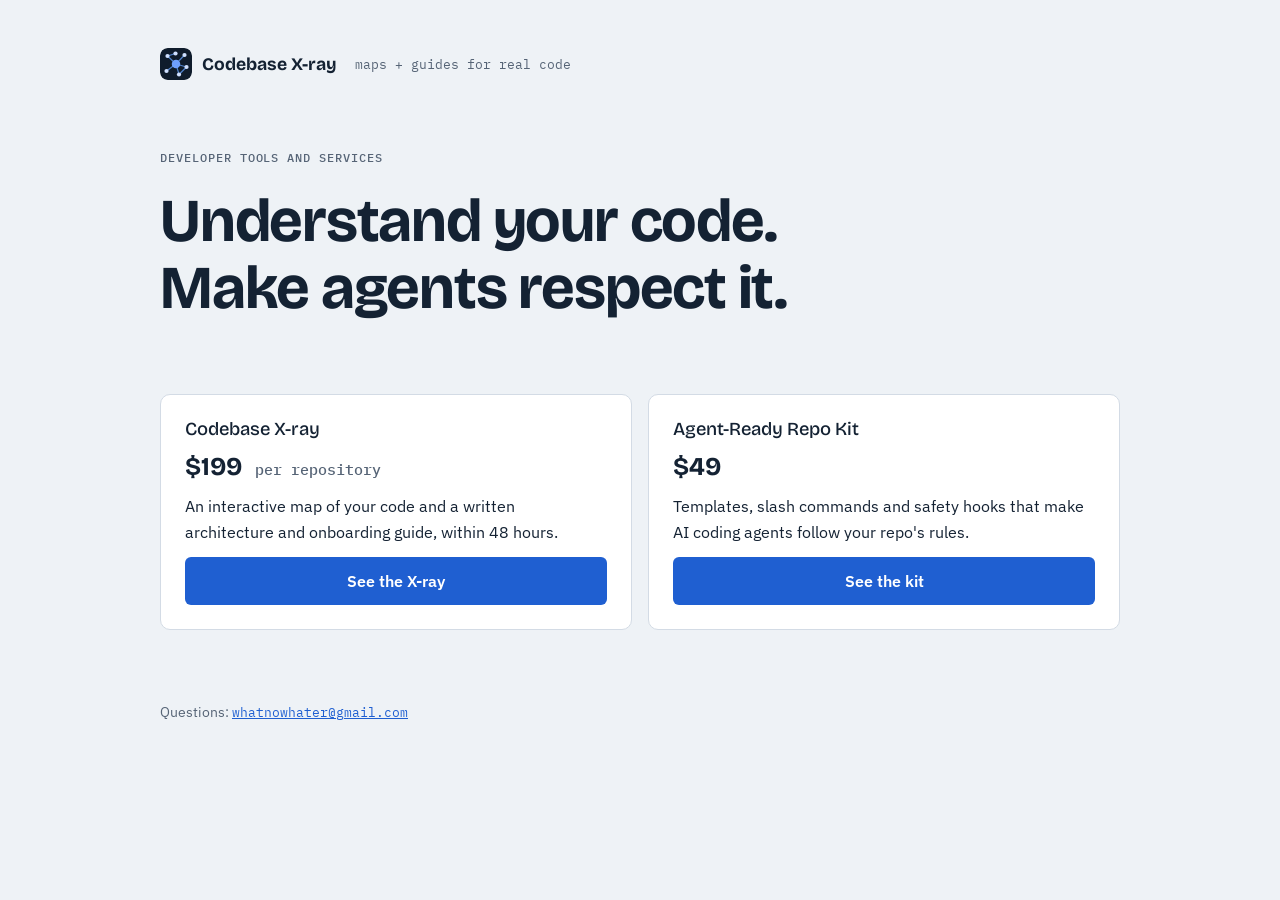
<file: docs/index.html>
<!doctype html>
<html lang="en">
<head>
<meta charset="utf-8">
<meta name="viewport" content="width=device-width,initial-scale=1">
<title>Developer tools and services</title>
<link rel="preconnect" href="https://fonts.googleapis.com">
<link rel="preconnect" href="https://fonts.gstatic.com" crossorigin>
<link rel="stylesheet" href="https://fonts.googleapis.com/css2?family=Bricolage+Grotesque:opsz,wght@12..96,500;12..96,700&family=IBM+Plex+Sans:wght@400;500;600&family=IBM+Plex+Mono:wght@400;500&display=swap">
<link rel="stylesheet" href="base.css">
<link rel="icon" href="logo.svg" type="image/svg+xml">
</head>
<body>
<div class="wrap">
  <header class="top">
    <a class="brand" href="./"><img src="logo.svg" alt="">Codebase X-ray <span>maps + guides for real code</span></a>
  </header>
  <section>
    <p class="label">Developer tools and services</p>
    <h1>Understand your code. Make agents respect it.</h1>
  </section>
  <div class="cards" style="grid-template-columns:repeat(2,1fr)">
    <div class="card">
      <h3>Codebase X-ray</h3>
      <span class="price"><b>$199</b> per repository</span>
      <p>An interactive map of your code and a written architecture and onboarding guide, within 48 hours.</p>
      <a class="btn" href="xray/">See the X-ray</a>
    </div>
    <div class="card">
      <h3>Agent-Ready Repo Kit</h3>
      <span class="price"><b>$49</b></span>
      <p>Templates, slash commands and safety hooks that make AI coding agents follow your repo's rules.</p>
      <a class="btn" href="kit/">See the kit</a>
    </div>
  </div>
  <footer><p>Questions: <a class="mono" href="mailto:whatnowhater@gmail.com">whatnowhater@gmail.com</a></p></footer>
</div>
</body>
</html>
</file>
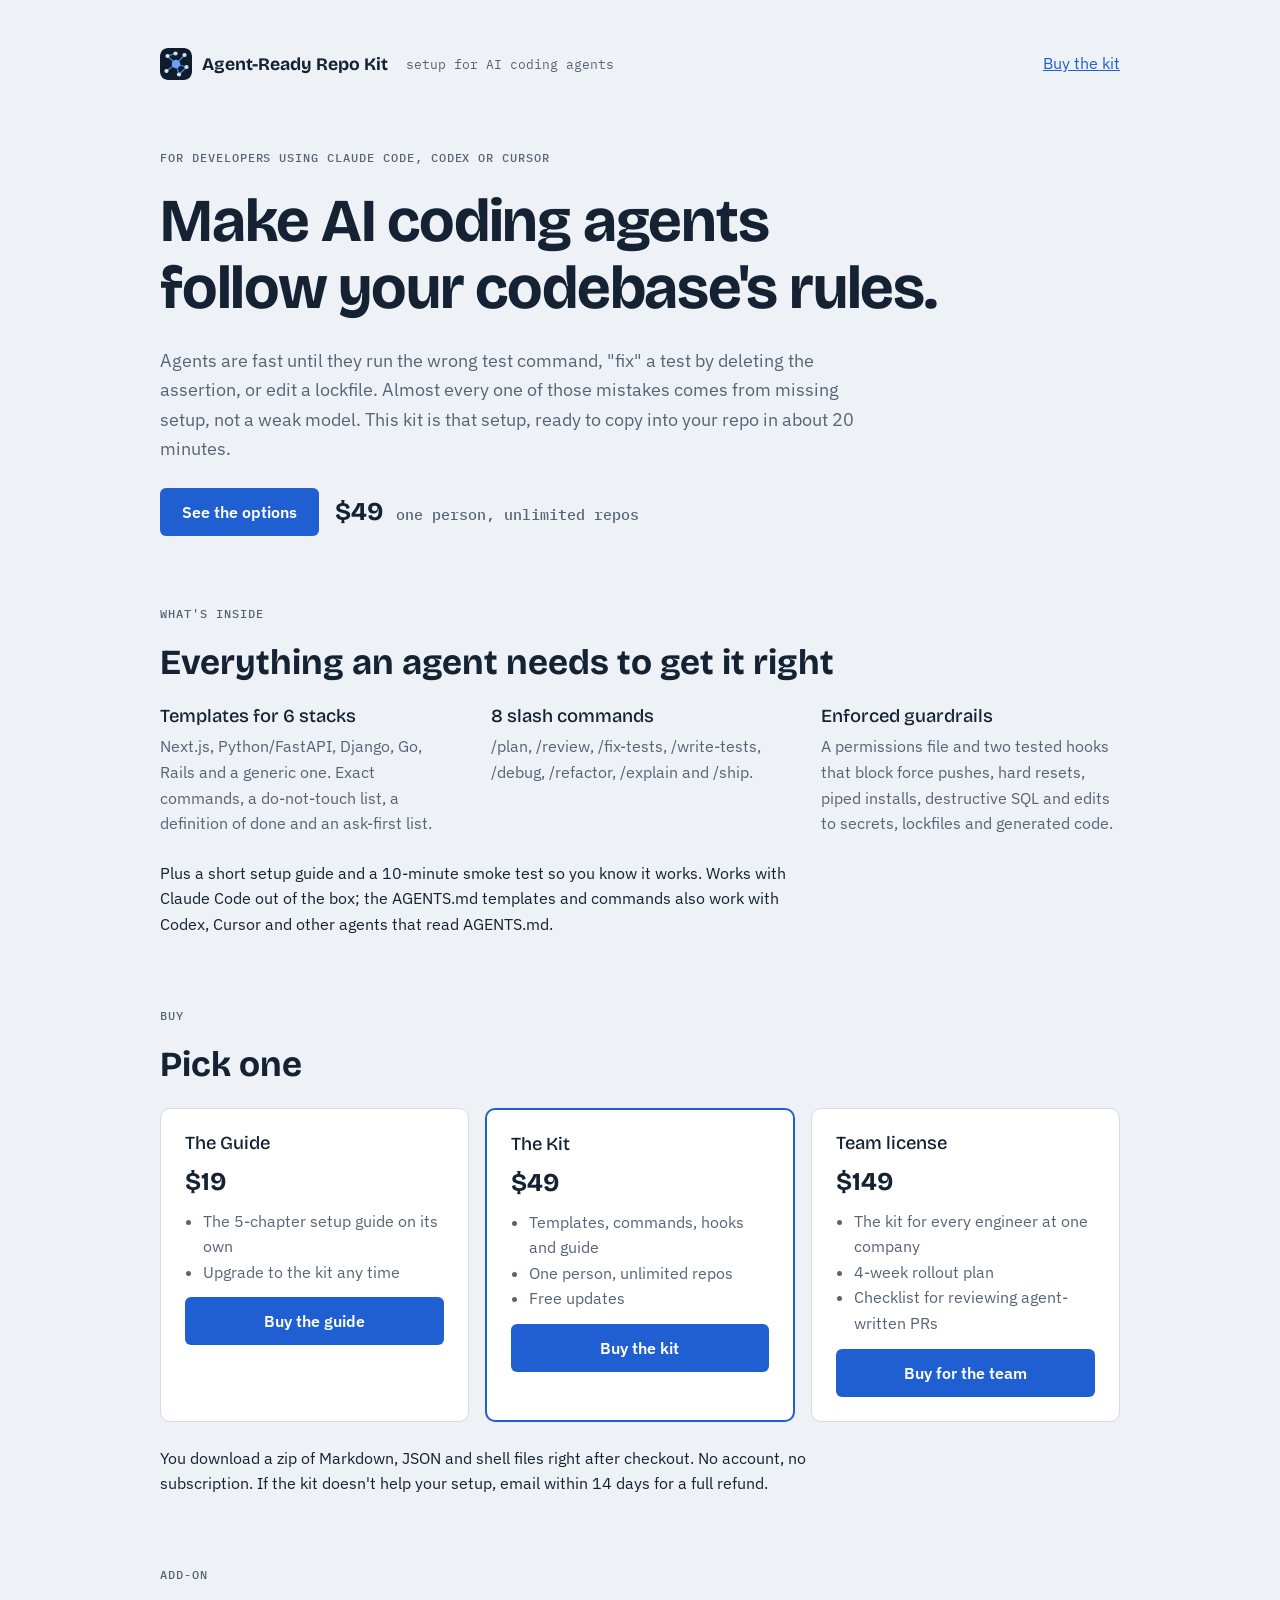
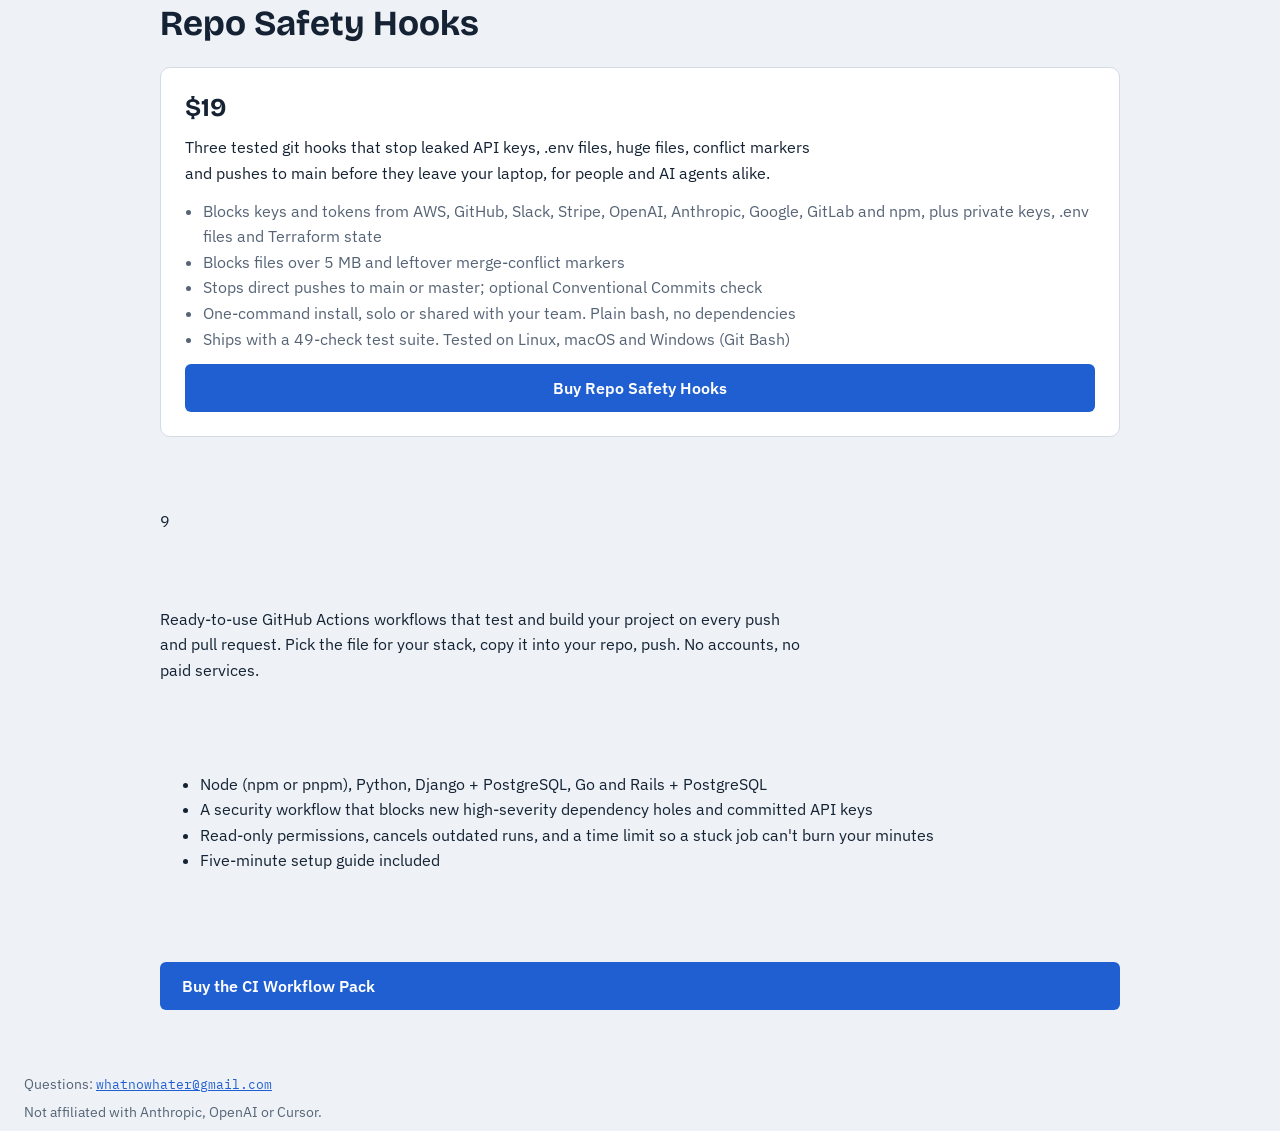
<file: docs/kit/index.html>
<!doctype html>
<html lang="en">
<head>
<meta charset="utf-8">
<meta name="viewport" content="width=device-width,initial-scale=1">
<title>Agent-Ready Repo Kit</title>
<meta name="description" content="Tested AGENTS.md / CLAUDE.md templates, 8 slash commands and safety hooks that stop AI coding agents guessing commands, breaking tests and touching files they shouldn't.">
<link rel="preconnect" href="https://fonts.googleapis.com">
<link rel="preconnect" href="https://fonts.gstatic.com" crossorigin>
<link rel="stylesheet" href="https://fonts.googleapis.com/css2?family=Bricolage+Grotesque:opsz,wght@12..96,500;12..96,700&family=IBM+Plex+Sans:wght@400;500;600&family=IBM+Plex+Mono:wght@400;500&display=swap">
<link rel="stylesheet" href="../base.css">
<link rel="icon" href="../logo.svg" type="image/svg+xml">
</head>
<body>
<div class="wrap">
  <header class="top">
    <a class="brand" href="../"><img src="../logo.svg" alt="">Agent-Ready Repo Kit <span>setup for AI coding agents</span></a>
    <a href="#buy">Buy the kit</a>
  </header>

  <section>
    <p class="label">For developers using Claude Code, Codex or Cursor</p>
    <h1>Make AI coding agents follow your codebase's rules.</h1>
    <p class="lede">Agents are fast until they run the wrong test command, "fix" a test by deleting the assertion, or edit a lockfile. Almost every one of those mistakes comes from missing setup, not a weak model. This kit is that setup, ready to copy into your repo in about 20 minutes.</p>
    <div class="buy">
      <a class="btn" href="#buy">See the options</a>
      <span class="price"><b>$49</b> one person, unlimited repos</span>
    </div>
  </section>

  <section>
    <p class="label">What's inside</p>
    <h2>Everything an agent needs to get it right</h2>
    <div class="cols">
      <div><h3>Templates for 6 stacks</h3><p>Next.js, Python/FastAPI, Django, Go, Rails and a generic one. Exact commands, a do-not-touch list, a definition of done and an ask-first list.</p></div>
      <div><h3>8 slash commands</h3><p>/plan, /review, /fix-tests, /write-tests, /debug, /refactor, /explain and /ship.</p></div>
      <div><h3>Enforced guardrails</h3><p>A permissions file and two tested hooks that block force pushes, hard resets, piped installs, destructive SQL and edits to secrets, lockfiles and generated code.</p></div>
    </div>
    <p>Plus a short setup guide and a 10-minute smoke test so you know it works. Works with Claude Code out of the box; the AGENTS.md templates and commands also work with Codex, Cursor and other agents that read AGENTS.md.</p>
  </section>

  <section id="buy">
    <p class="label">Buy</p>
    <h2>Pick one</h2>
    <div class="cards">
      <div class="card">
        <h3>The Guide</h3>
        <span class="price"><b>$19</b></span>
        <ul><li>The 5-chapter setup guide on its own</li><li>Upgrade to the kit any time</li></ul>
        <a class="btn pay" data-url="https://buy.stripe.com/cNi5kDa8H4t33icf5b4Ja02" href="#buy">Buy the guide</a>
      </div>
      <div class="card featured">
        <h3>The Kit</h3>
        <span class="price"><b>$49</b></span>
        <ul><li>Templates, commands, hooks and guide</li><li>One person, unlimited repos</li><li>Free updates</li></ul>
        <a class="btn pay" data-url="https://buy.stripe.com/aFaaEXbcL1gR8Cwg9f4Ja01" href="#buy">Buy the kit</a>
      </div>
      <div class="card">
        <h3>Team license</h3>
        <span class="price"><b>$149</b></span>
        <ul><li>The kit for every engineer at one company</li><li>4-week rollout plan</li><li>Checklist for reviewing agent-written PRs</li></ul>
        <a class="btn pay" data-url="https://buy.stripe.com/fZu7sL6WvgbLaKE4qx4Ja03" href="#buy">Buy for the team</a>
      </div>
    </div>
    <p class="note mono" id="buy-note" hidden>Checkout opens shortly. Please check back soon.</p>
    <p>You download a zip of Markdown, JSON and shell files right after checkout. No account, no subscription. If the kit doesn't help your setup, email within 14 days for a full refund.</p>
  </section>

  <section id="hooks">
    <p class="label">Add-on</p>
    <h2>Repo Safety Hooks</h2>
    <div class="card">
      <span class="price"><b>$19</b></span>
      <p>Three tested git hooks that stop leaked API keys, .env files, huge files, conflict markers and pushes to main before they leave your laptop, for people and AI agents alike.</p>
      <ul>
        <li>Blocks keys and tokens from AWS, GitHub, Slack, Stripe, OpenAI, Anthropic, Google, GitLab and npm, plus private keys, .env files and Terraform state</li>
        <li>Blocks files over 5 MB and leftover merge-conflict markers</li>
        <li>Stops direct pushes to main or master; optional Conventional Commits check</li>
        <li>One-command install, solo or shared with your team. Plain bash, no dependencies</li>
        <li>Ships with a 49-check test suite. Tested on Linux, macOS and Windows (Git Bash)</li>
      </ul>
      <a class="btn pay" data-url="https://buy.stripe.com/9B66oH4On6Bb4mgbSZ4Ja04" href="#hooks">Buy Repo Safety Hooks</a>
    </div>
  </section>9</b></span>
      <p>Ready-to-use GitHub Actions workflows that test and build your project on every push and pull request. Pick the file for your stack, copy it into your repo, push. No accounts, no paid services.</p>
      <ul>
        <li>Node (npm or pnpm), Python, Django + PostgreSQL, Go and Rails + PostgreSQL</li>
        <li>A security workflow that blocks new high-severity dependency holes and committed API keys</li>
        <li>Read-only permissions, cancels outdated runs, and a time limit so a stuck job can't burn your minutes</li>
        <li>Five-minute setup guide included</li>
      </ul>
      <a class="btn pay" data-url="" href="#ci">Buy the CI Workflow Pack</a>
    </div>
  </section>

  <footer>
    <p>Questions: <a class="mono" href="mailto:whatnowhater@gmail.com">whatnowhater@gmail.com</a></p>
    <p>Not affiliated with Anthropic, OpenAI or Cursor.</p>
  </footer>
</div>
<script>
  for (const a of document.querySelectorAll(".pay")) {
    const url = a.dataset.url;
    if (url && url.startsWith("https://")) { a.href = url; a.rel = "noopener"; }
    else a.addEventListener("click", () => { document.getElementById("buy-note").hidden = false; });
  }
</script>
</body>
</html>
</file>
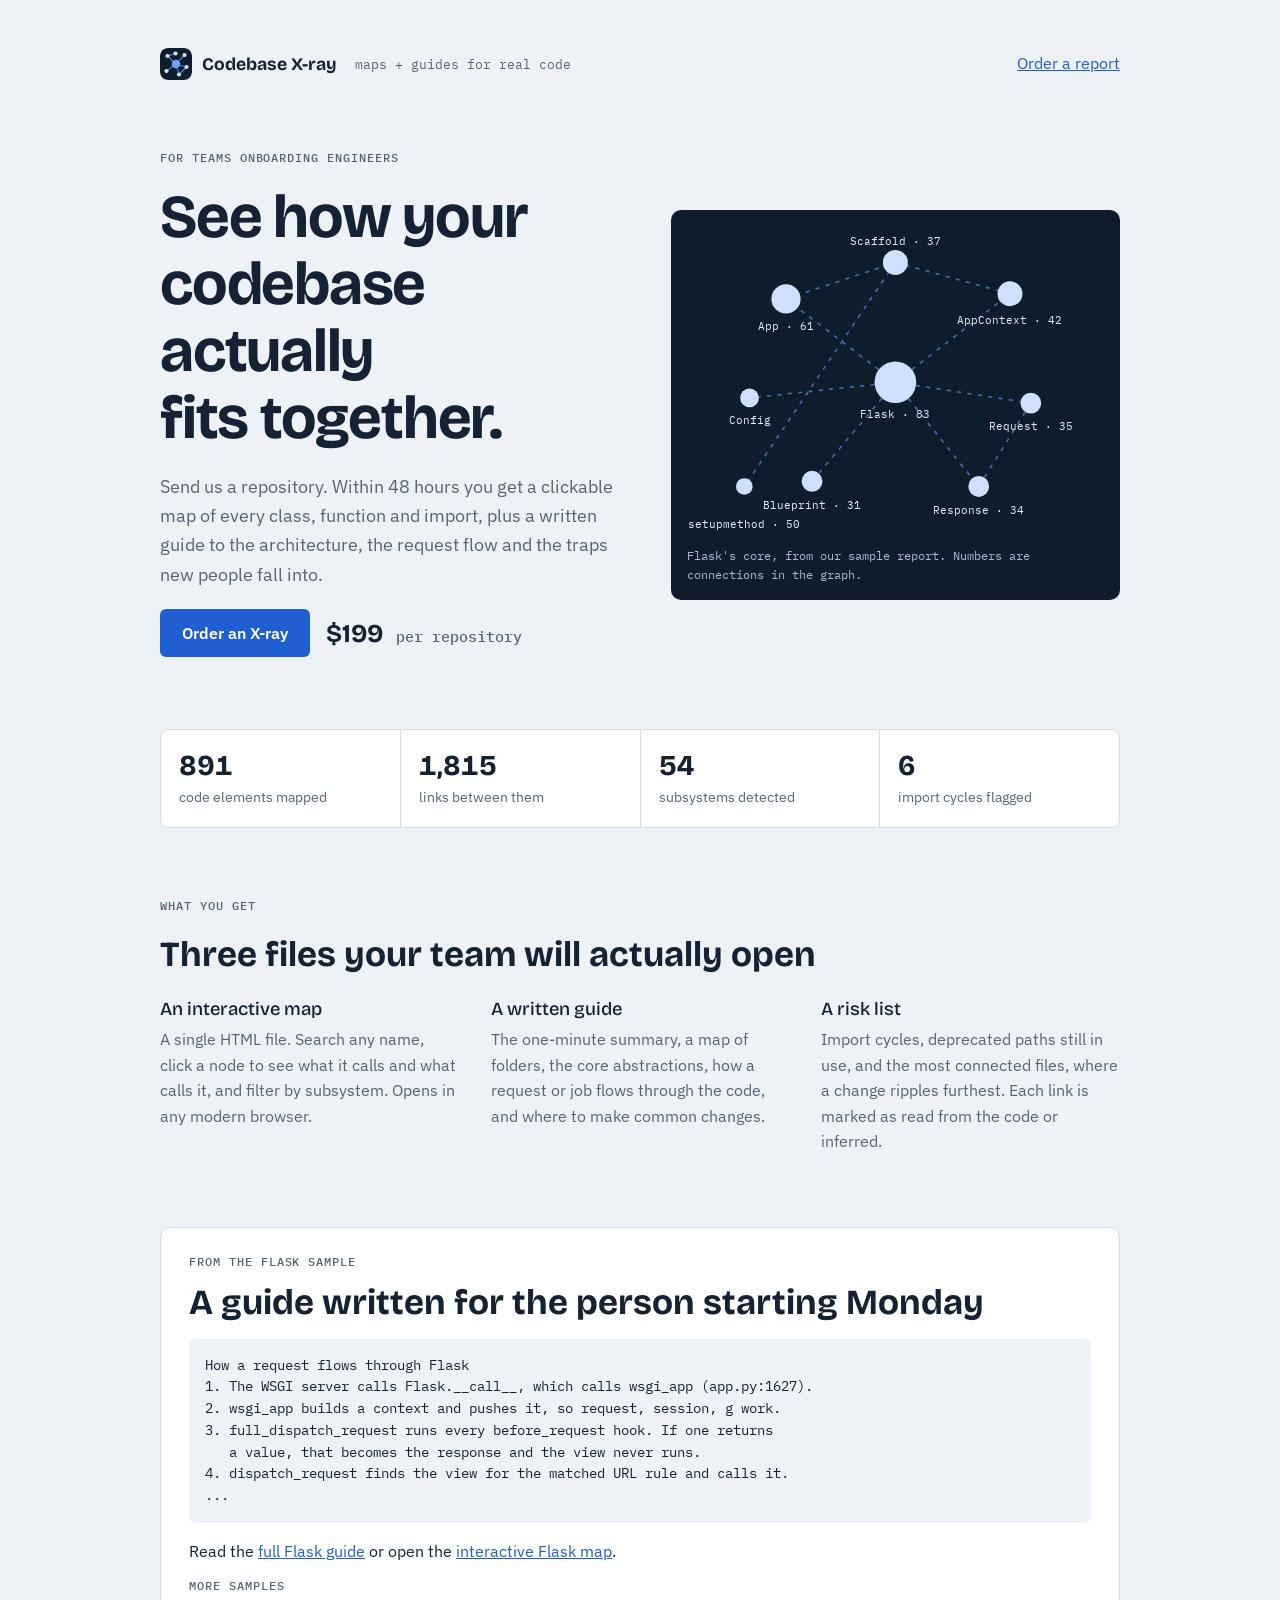
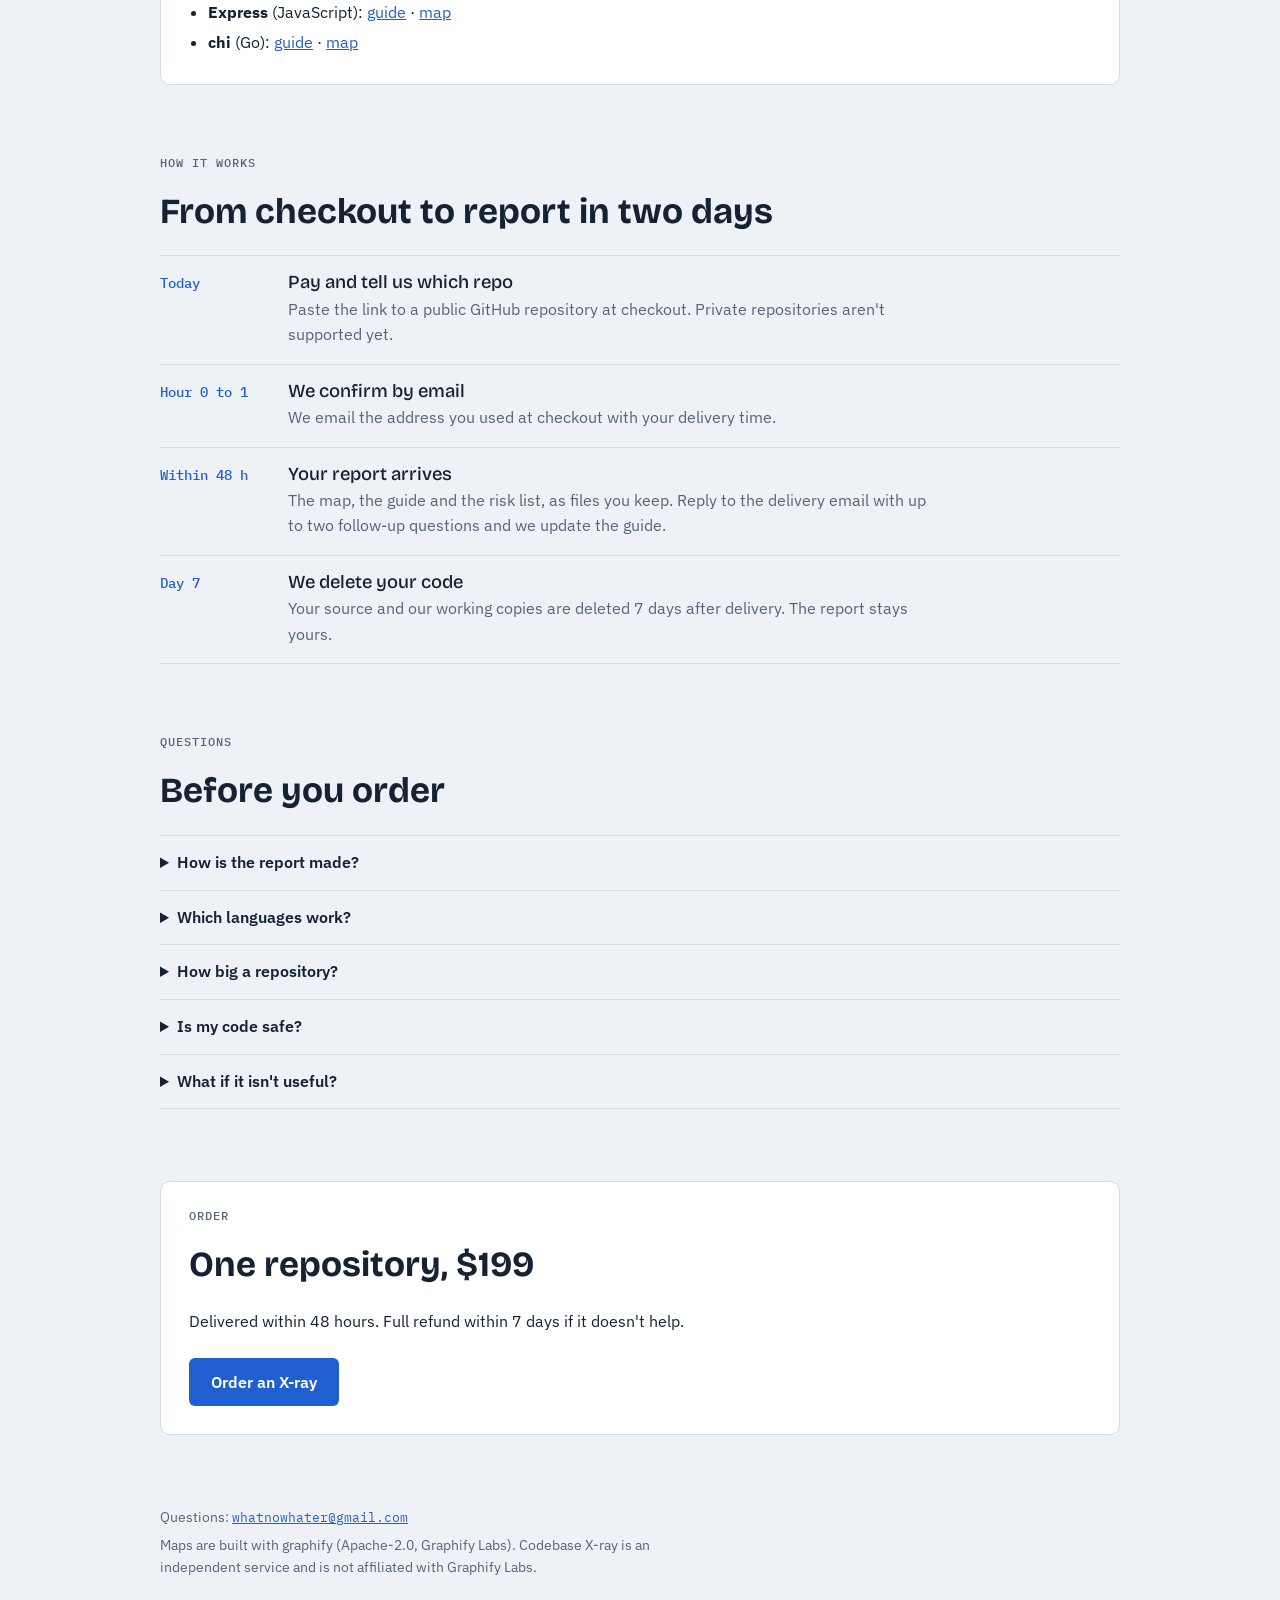
<file: docs/xray/index.html>
<!doctype html>
<html lang="en">
<head>
<meta charset="utf-8">
<meta name="viewport" content="width=device-width,initial-scale=1">
<title>Codebase X-ray</title>
<meta name="description" content="Send us a repo. In 48 hours you get an interactive map of the code and a written architecture and onboarding guide. $199.">
<link rel="preconnect" href="https://fonts.googleapis.com">
<link rel="preconnect" href="https://fonts.gstatic.com" crossorigin>
<link rel="stylesheet" href="https://fonts.googleapis.com/css2?family=Bricolage+Grotesque:opsz,wght@12..96,500;12..96,700&family=IBM+Plex+Sans:wght@400;500;600&family=IBM+Plex+Mono:wght@400;500&display=swap">
<style>
/* Layout: a light-box sheet. One narrow reading column, with the hero's code map as the single film-like panel. */
:root {
  --bg: #eef2f6;
  --sheet: #ffffff;
  --ink: #142233;
  --muted: #566476;
  --line: #d3dbe5;
  --accent: #1f5fd1;
  --accent-ink: #ffffff;
  --film: #0f1c2c;
  --film-line: #3f6fb3;
  --film-node: #cfe0ff;
  --film-text: #e6eefb;
  --display: "Bricolage Grotesque", "Segoe UI", system-ui, sans-serif;
  --body: "IBM Plex Sans", "Segoe UI", system-ui, sans-serif;
  --mono: "IBM Plex Mono", ui-monospace, "Cascadia Mono", Menlo, monospace;
}
@media (prefers-color-scheme: dark) {
  :root:not([data-theme="light"]) {
    --bg: #0b131d; --sheet: #111c29; --ink: #e3ebf5; --muted: #9aa9bb; --line: #243447;
    --accent: #6ea0ff; --accent-ink: #0b131d; --film: #070d15; --film-line: #4f82cc; --film-node: #cfe0ff; --film-text: #e6eefb;
    color-scheme: dark;
  }
}
:root[data-theme="dark"] {
  --bg: #0b131d; --sheet: #111c29; --ink: #e3ebf5; --muted: #9aa9bb; --line: #243447;
  --accent: #6ea0ff; --accent-ink: #0b131d; --film: #070d15; --film-line: #4f82cc; --film-node: #cfe0ff; --film-text: #e6eefb;
  color-scheme: dark;
}
* { box-sizing: border-box; }
body {
  background: var(--bg); color: var(--ink);
  font: 16px/1.6 var(--body);
  padding-left: max(16px, env(safe-area-inset-left, 0px));
  padding-right: max(16px, env(safe-area-inset-right, 0px));
}
.wrap { max-width: 960px; margin: 0 auto; padding-block: 40px 64px; display: grid; gap: 72px; }
h1, h2, h3 { font-family: var(--display); text-wrap: balance; margin: 0; line-height: 1.1; }
h1 { font-size: clamp(2.4rem, 6vw, 3.8rem); font-weight: 700; letter-spacing: -0.02em; }
h2 { font-size: clamp(1.6rem, 3.4vw, 2.2rem); font-weight: 700; }
h3 { font-size: 1.15rem; font-weight: 500; }
p { margin: 0; max-width: 65ch; }
.label { font: 500 0.75rem/1 var(--mono); letter-spacing: 0.08em; text-transform: uppercase; color: var(--muted); }
a { color: var(--accent); }
a:focus-visible, .btn:focus-visible { outline: 3px solid var(--accent); outline-offset: 3px; }

header.top { display: flex; justify-content: space-between; align-items: center; gap: 16px; flex-wrap: wrap; }
.brand { font: 700 1.1rem var(--display); }
.brand span { font: 400 0.8rem var(--mono); color: var(--muted); margin-left: 8px; }

.hero { display: grid; grid-template-columns: 1.05fr 1fr; gap: 40px; align-items: center; }
.hero > * { min-width: 0; }
.hero .copy { display: grid; gap: 20px; }
.lede { font-size: 1.15rem; color: var(--muted); }
.buy { display: flex; align-items: center; gap: 16px; flex-wrap: wrap; }
.btn {
  display: inline-block; background: var(--accent); color: var(--accent-ink); text-decoration: none;
  font: 600 1rem var(--body); padding: 14px 22px; border-radius: 6px; border: 0; cursor: pointer;
}
.btn:hover { filter: brightness(1.08); }
.price { font: 500 0.95rem var(--mono); color: var(--muted); }
.price b { font-family: var(--display); font-size: 1.6rem; color: var(--ink); margin-right: 4px; }

.film { background: var(--film); border-radius: 10px; padding: 16px; color: var(--film-text); }
.film svg { width: 100%; height: auto; display: block; }
.film figcaption { font: 400 0.78rem/1.5 var(--mono); color: var(--film-node); opacity: 0.8; padding-top: 8px; }

.stats { display: grid; grid-template-columns: repeat(4, 1fr); gap: 1px; background: var(--line); border: 1px solid var(--line); border-radius: 8px; overflow: hidden; }
.stats div { background: var(--sheet); padding: 18px; display: grid; gap: 4px; }
.stats b { font: 700 1.8rem var(--display); font-variant-numeric: tabular-nums; }
.stats span { font-size: 0.85rem; color: var(--muted); }

section { display: grid; gap: 24px; }
.cols { display: grid; grid-template-columns: repeat(3, 1fr); gap: 32px; }
.cols > div { display: grid; gap: 8px; align-content: start; min-width: 0; }
.cols p { color: var(--muted); }

.steps { list-style: none; margin: 0; padding: 0; display: grid; gap: 0; border-top: 1px solid var(--line); }
.steps li { display: grid; grid-template-columns: 7rem 1fr; gap: 16px; padding-block: 16px; border-bottom: 1px solid var(--line); }
.steps .when { font: 500 0.85rem var(--mono); color: var(--accent); padding-top: 2px; }
.steps li > div { min-width: 0; display: grid; gap: 4px; }
.steps p { color: var(--muted); }

.sample { background: var(--sheet); border: 1px solid var(--line); border-radius: 10px; padding: 28px; display: grid; gap: 16px; }
.sample pre { margin: 0; overflow-x: auto; font: 0.85rem/1.6 var(--mono); background: var(--bg); padding: 16px; border-radius: 6px; }

.faq { display: grid; gap: 0; border-top: 1px solid var(--line); }
.faq details { border-bottom: 1px solid var(--line); padding-block: 14px; }
.faq summary { cursor: pointer; font-weight: 600; }
.faq details p { color: var(--muted); padding-top: 8px; }

#order { background: var(--sheet); border: 1px solid var(--line); border-radius: 10px; padding: 28px; }
#order .note { font: 0.85rem var(--mono); color: var(--muted); }
footer { font-size: 0.85rem; color: var(--muted); display: grid; gap: 6px; }
code, .mono { font-family: var(--mono); font-size: 0.92em; }

@media (max-width: 760px) {
  .hero, .cols { grid-template-columns: 1fr; }
  .stats { grid-template-columns: repeat(2, 1fr); }
  .steps li { grid-template-columns: 1fr; gap: 4px; }
  .wrap { gap: 56px; }
}
@media (prefers-reduced-motion: no-preference) {
  .film .edge { stroke-dasharray: 4 6; animation: flow 6s linear infinite; }
  @keyframes flow { to { stroke-dashoffset: -100; } }
}
.more ul { margin: 0; padding-left: 1.2em; display: grid; gap: 4px; }
.more { display: grid; gap: 8px; }

.brand { display: inline-flex; align-items: center; gap: 10px; color: var(--ink); text-decoration: none; }
.brand img { width: 32px; height: 32px; border-radius: 8px; flex: none; }
@media (max-width: 760px) { .brand span { display: none; } }
</style>
<link rel="icon" href="../logo.svg" type="image/svg+xml">
</head>
<body>

<div class="wrap">
  <header class="top">
    <a class="brand" href="../"><img src="../logo.svg" alt="">Codebase X-ray <span>maps + guides for real code</span></a>
    <a href="#order">Order a report</a>
  </header>

  <div class="hero">
    <div class="copy">
      <p class="label">For teams onboarding engineers</p>
      <h1>See how your codebase actually fits together.</h1>
      <p class="lede">Send us a repository. Within 48 hours you get a clickable map of every class, function and import, plus a written guide to the architecture, the request flow and the traps new people fall into.</p>
      <div class="buy">
        <a class="btn" id="buy-top" href="#order">Order an X-ray</a>
        <span class="price"><b>$199</b> per repository</span>
      </div>
    </div>
    <figure class="film" style="margin:0">
      <svg viewBox="0 0 400 300" role="img" aria-label="The most connected parts of the Flask codebase and how they link">
        <g stroke="var(--film-line)" stroke-width="1.5" fill="none">
          <line class="edge" x1="200" y1="150" x2="95" y2="70"/>
          <line class="edge" x1="200" y1="150" x2="310" y2="65"/>
          <line class="edge" x1="200" y1="150" x2="330" y2="170"/>
          <line class="edge" x1="200" y1="150" x2="280" y2="250"/>
          <line class="edge" x1="200" y1="150" x2="120" y2="245"/>
          <line class="edge" x1="200" y1="150" x2="60" y2="165"/>
          <line class="edge" x1="95" y1="70" x2="200" y2="35"/>
          <line class="edge" x1="200" y1="35" x2="310" y2="65"/>
          <line class="edge" x1="200" y1="35" x2="55" y2="250"/>
          <line class="edge" x1="330" y1="170" x2="280" y2="250"/>
        </g>
        <g fill="var(--film-node)">
          <circle cx="200" cy="150" r="20"/>
          <circle cx="95" cy="70" r="14"/>
          <circle cx="200" cy="35" r="12"/>
          <circle cx="310" cy="65" r="12"/>
          <circle cx="330" cy="170" r="10"/>
          <circle cx="280" cy="250" r="10"/>
          <circle cx="120" cy="245" r="10"/>
          <circle cx="60" cy="165" r="9"/>
          <circle cx="55" cy="250" r="8"/>
        </g>
        <g fill="var(--film-text)" font-family="IBM Plex Mono, monospace" font-size="11">
          <text x="200" y="184" text-anchor="middle">Flask · 83</text>
          <text x="95" y="100" text-anchor="middle">App · 61</text>
          <text x="200" y="18" text-anchor="middle">Scaffold · 37</text>
          <text x="310" y="94" text-anchor="middle">AppContext · 42</text>
          <text x="330" y="196" text-anchor="middle">Request · 35</text>
          <text x="280" y="276" text-anchor="middle">Response · 34</text>
          <text x="120" y="272" text-anchor="middle">Blueprint · 31</text>
          <text x="60" y="190" text-anchor="middle">Config</text>
          <text x="55" y="290" text-anchor="middle">setupmethod · 50</text>
        </g>
      </svg>
      <figcaption>Flask's core, from our sample report. Numbers are connections in the graph.</figcaption>
    </figure>
  </div>

  <div class="stats" aria-label="What the Flask sample report found">
    <div><b>891</b><span>code elements mapped</span></div>
    <div><b>1,815</b><span>links between them</span></div>
    <div><b>54</b><span>subsystems detected</span></div>
    <div><b>6</b><span>import cycles flagged</span></div>
  </div>

  <section>
    <p class="label">What you get</p>
    <h2>Three files your team will actually open</h2>
    <div class="cols">
      <div><h3>An interactive map</h3><p>A single HTML file. Search any name, click a node to see what it calls and what calls it, and filter by subsystem. Opens in any modern browser.</p></div>
      <div><h3>A written guide</h3><p>The one-minute summary, a map of folders, the core abstractions, how a request or job flows through the code, and where to make common changes.</p></div>
      <div><h3>A risk list</h3><p>Import cycles, deprecated paths still in use, and the most connected files, where a change ripples furthest. Each link is marked as read from the code or inferred.</p></div>
    </div>
  </section>

  <section class="sample">
    <p class="label">From the Flask sample</p>
    <h2>A guide written for the person starting Monday</h2>
    <pre>How a request flows through Flask
1. The WSGI server calls Flask.__call__, which calls wsgi_app (app.py:1627).
2. wsgi_app builds a context and pushes it, so request, session, g work.
3. full_dispatch_request runs every before_request hook. If one returns
   a value, that becomes the response and the view never runs.
4. dispatch_request finds the view for the matched URL rule and calls it.
...</pre>
    <p>Read the <a href="samples/flask/XRAY_GUIDE.html">full Flask guide</a> or open the <a href="samples/flask/graph.html">interactive Flask map</a>.</p>
    <div class="more">
      <p class="label">More samples</p>
      <ul>
        <li><b>Express</b> (JavaScript): <a href="samples/express/XRAY_GUIDE.html">guide</a> · <a href="samples/express/graph.html">map</a></li>
        <li><b>chi</b> (Go): <a href="samples/chi/XRAY_GUIDE.html">guide</a> · <a href="samples/chi/graph.html">map</a></li>
      </ul>
    </div>
  </section>

  <section>
    <p class="label">How it works</p>
    <h2>From checkout to report in two days</h2>
    <ol class="steps">
      <li><span class="when">Today</span><div><h3>Pay and tell us which repo</h3><p>Paste the link to a public GitHub repository at checkout. Private repositories aren't supported yet.</p></div></li>
      <li><span class="when">Hour 0 to 1</span><div><h3>We confirm by email</h3><p>We email the address you used at checkout with your delivery time.</p></div></li>
      <li><span class="when">Within 48 h</span><div><h3>Your report arrives</h3><p>The map, the guide and the risk list, as files you keep. Reply to the delivery email with up to two follow-up questions and we update the guide.</p></div></li>
      <li><span class="when">Day 7</span><div><h3>We delete your code</h3><p>Your source and our working copies are deleted 7 days after delivery. The report stays yours.</p></div></li>
    </ol>
  </section>

  <section>
    <p class="label">Questions</p>
    <h2>Before you order</h2>
    <div class="faq">
      <details><summary>How is the report made?</summary><p>The map comes from automated parsing of your source code, which reads structure directly and does not guess. The guide is written by an AI model working from that map and the code itself. We tell you this up front because it is why the price is $199 and not a consultant's day rate.</p></details>
      <details><summary>Which languages work?</summary><p>About 40, including Python, JavaScript, TypeScript, Go, Rust, Java, C#, C, C++, Ruby, PHP and Swift. Mixed-language repos are fine.</p></details>
      <details><summary>How big a repository?</summary><p>$199 covers up to about 150,000 lines of code. If yours is bigger, we email you after checkout and you choose: a report on the main source folder, or a full refund.</p></details>
      <details><summary>Is my code safe?</summary><p>Your code is used only to make your report and is deleted 7 days after delivery. It is never published, shared, or used to train models.</p></details>
      <details><summary>What if it isn't useful?</summary><p>Reply to the delivery email within 7 days and we refund you in full.</p></details>
    </div>
  </section>

  <section id="order">
    <p class="label">Order</p>
    <h2>One repository, $199</h2>
    <p>Delivered within 48 hours. Full refund within 7 days if it doesn't help.</p>
    <div class="buy">
      <a class="btn" id="buy-bottom" href="#order">Order an X-ray</a>
    </div>
  </section>

  <footer>
    <p>Questions: <a class="mono" href="mailto:whatnowhater@gmail.com">whatnowhater@gmail.com</a></p>
    <p>Maps are built with graphify (Apache-2.0, Graphify Labs). Codebase X-ray is an independent service and is not affiliated with Graphify Labs.</p>
  </footer>
</div>

<script>
  // Set this to the Stripe Payment Link on launch day.
  const PAY_URL = "https://buy.stripe.com/aFaaEX0y78Jj7ys7CJ4Ja00";
  for (const id of ["buy-top", "buy-bottom"]) {
    const a = document.getElementById(id);
    if (PAY_URL) { a.href = PAY_URL; a.target = "_blank"; a.rel = "noopener"; }
  }
</script>
</body>
</html>
</file>
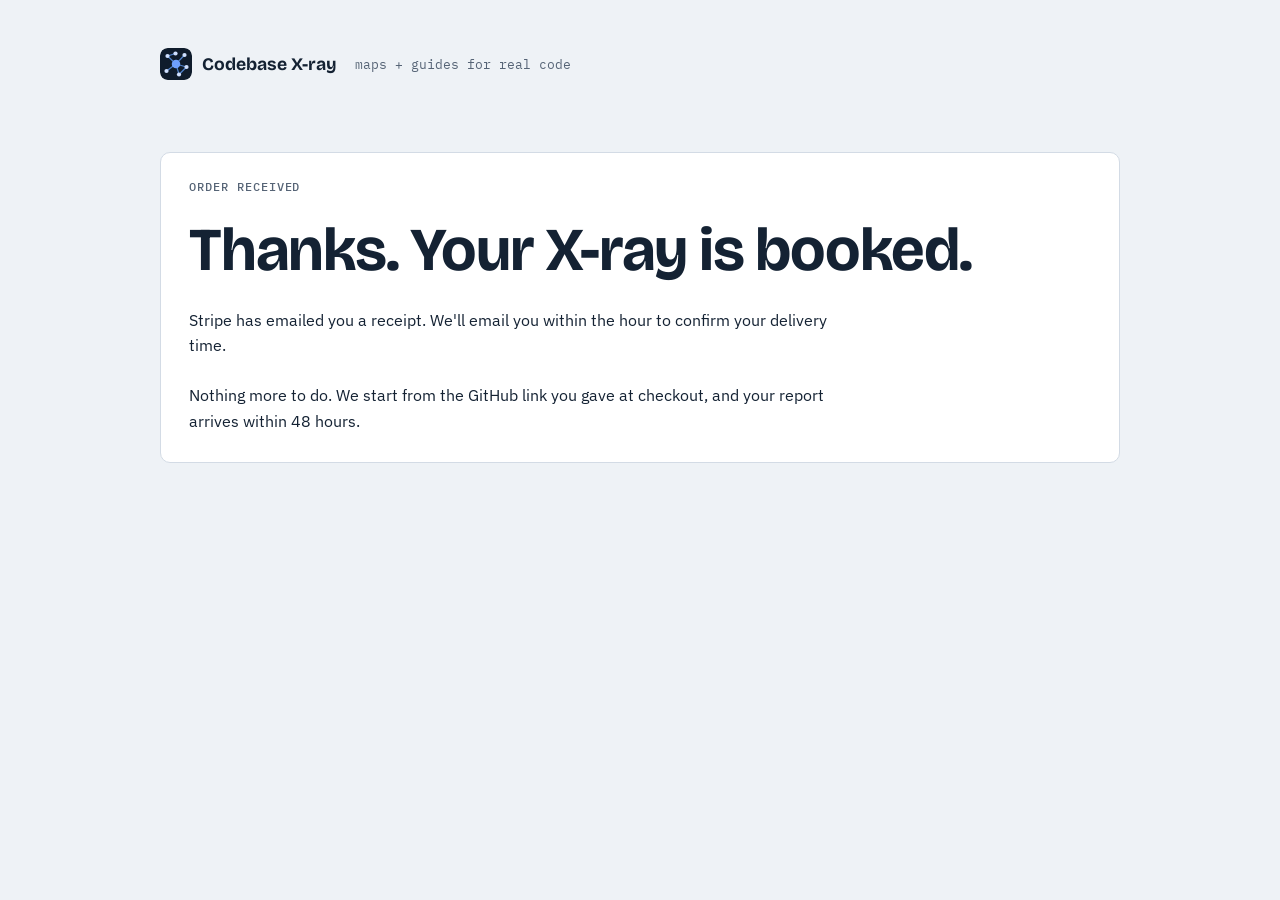
<file: docs/xray/thanks.html>
<!doctype html>
<html lang="en">
<head>
<meta charset="utf-8">
<meta name="viewport" content="width=device-width,initial-scale=1">
<meta name="robots" content="noindex">
<title>X-ray order received</title>
<link rel="stylesheet" href="https://fonts.googleapis.com/css2?family=Bricolage+Grotesque:opsz,wght@12..96,500;12..96,700&family=IBM+Plex+Sans:wght@400;500;600&family=IBM+Plex+Mono:wght@400;500&display=swap">
<link rel="stylesheet" href="../base.css">
<link rel="icon" href="../logo.svg" type="image/svg+xml">
</head>
<body>
<div class="wrap">
  <header class="top">
    <a class="brand" href="../"><img src="../logo.svg" alt="">Codebase X-ray <span>maps + guides for real code</span></a>
  </header>
  <section id="order">
    <p class="label">Order received</p>
    <h1>Thanks. Your X-ray is booked.</h1>
    <p>Stripe has emailed you a receipt. We'll email you within the hour to confirm your delivery time.</p>
    <p>Nothing more to do. We start from the GitHub link you gave at checkout, and your report arrives within 48 hours.</p>
  </section>
</div>
</body>
</html>
</file>
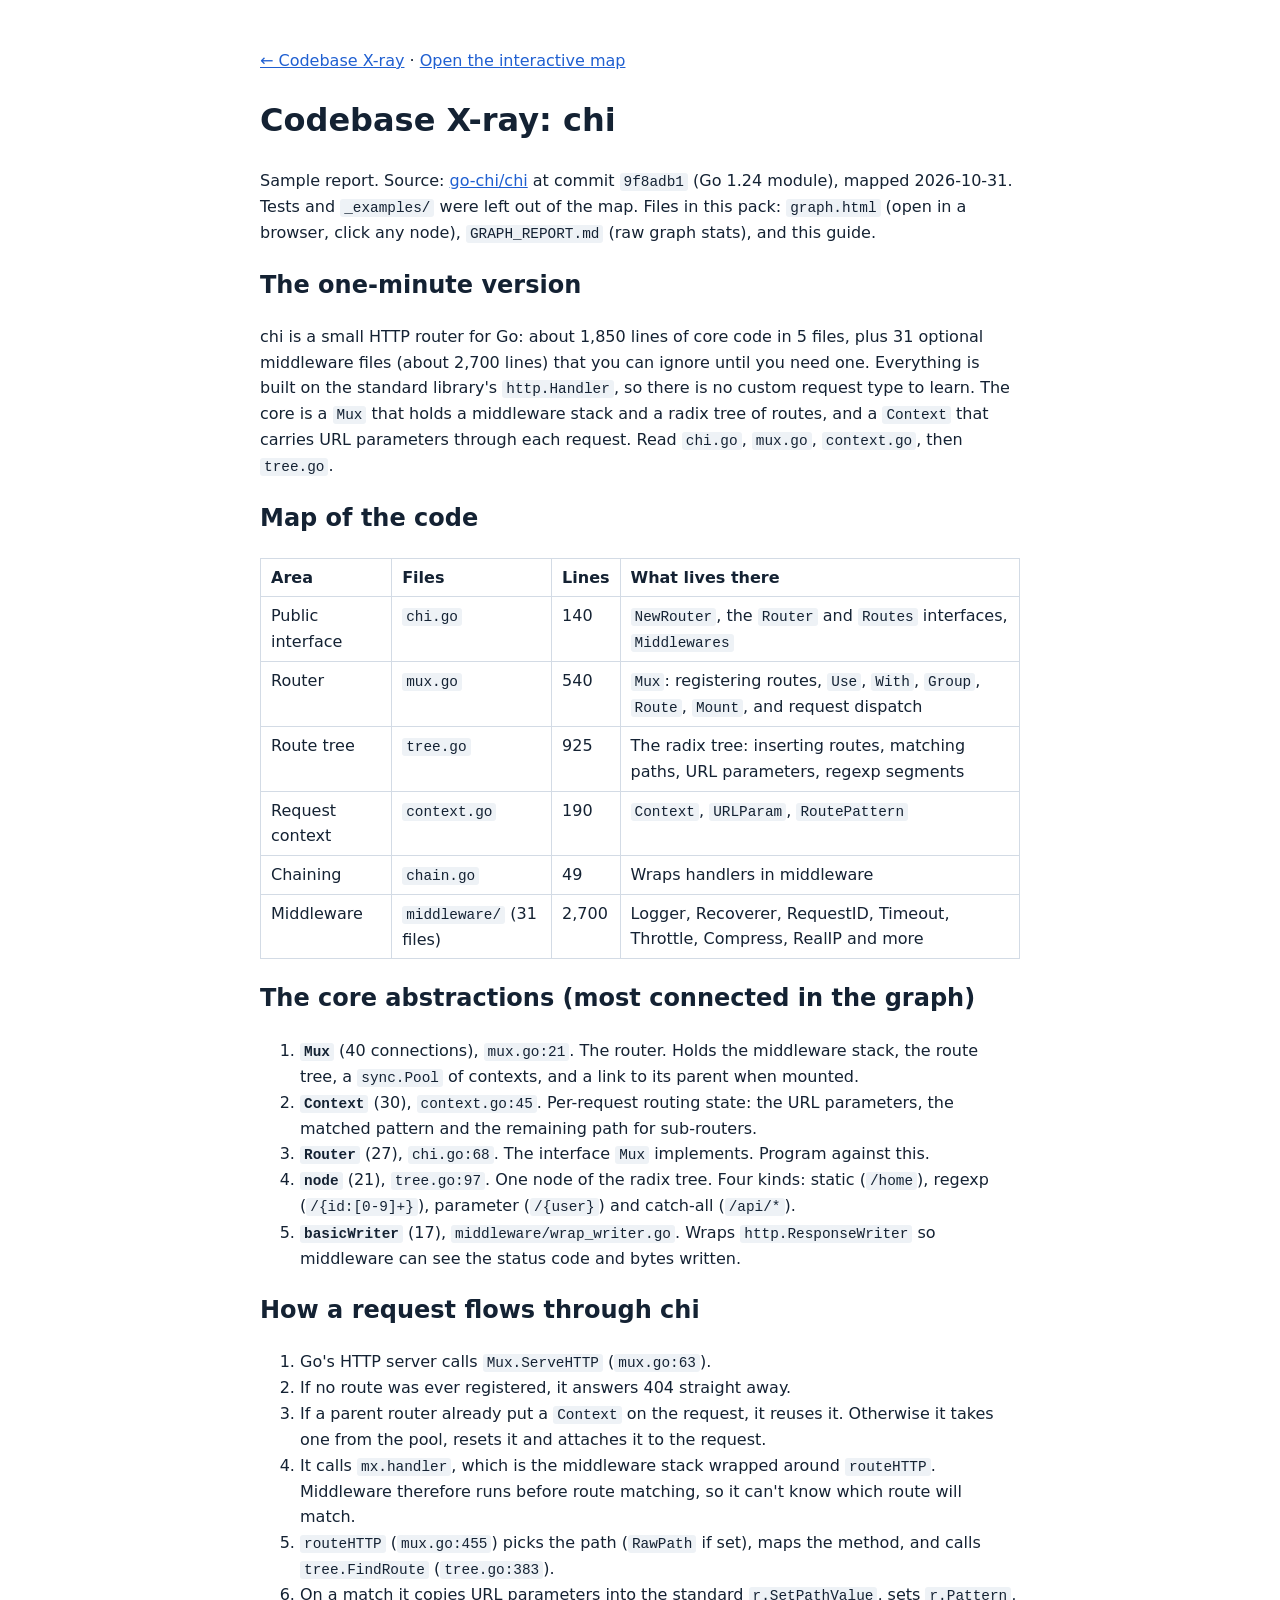
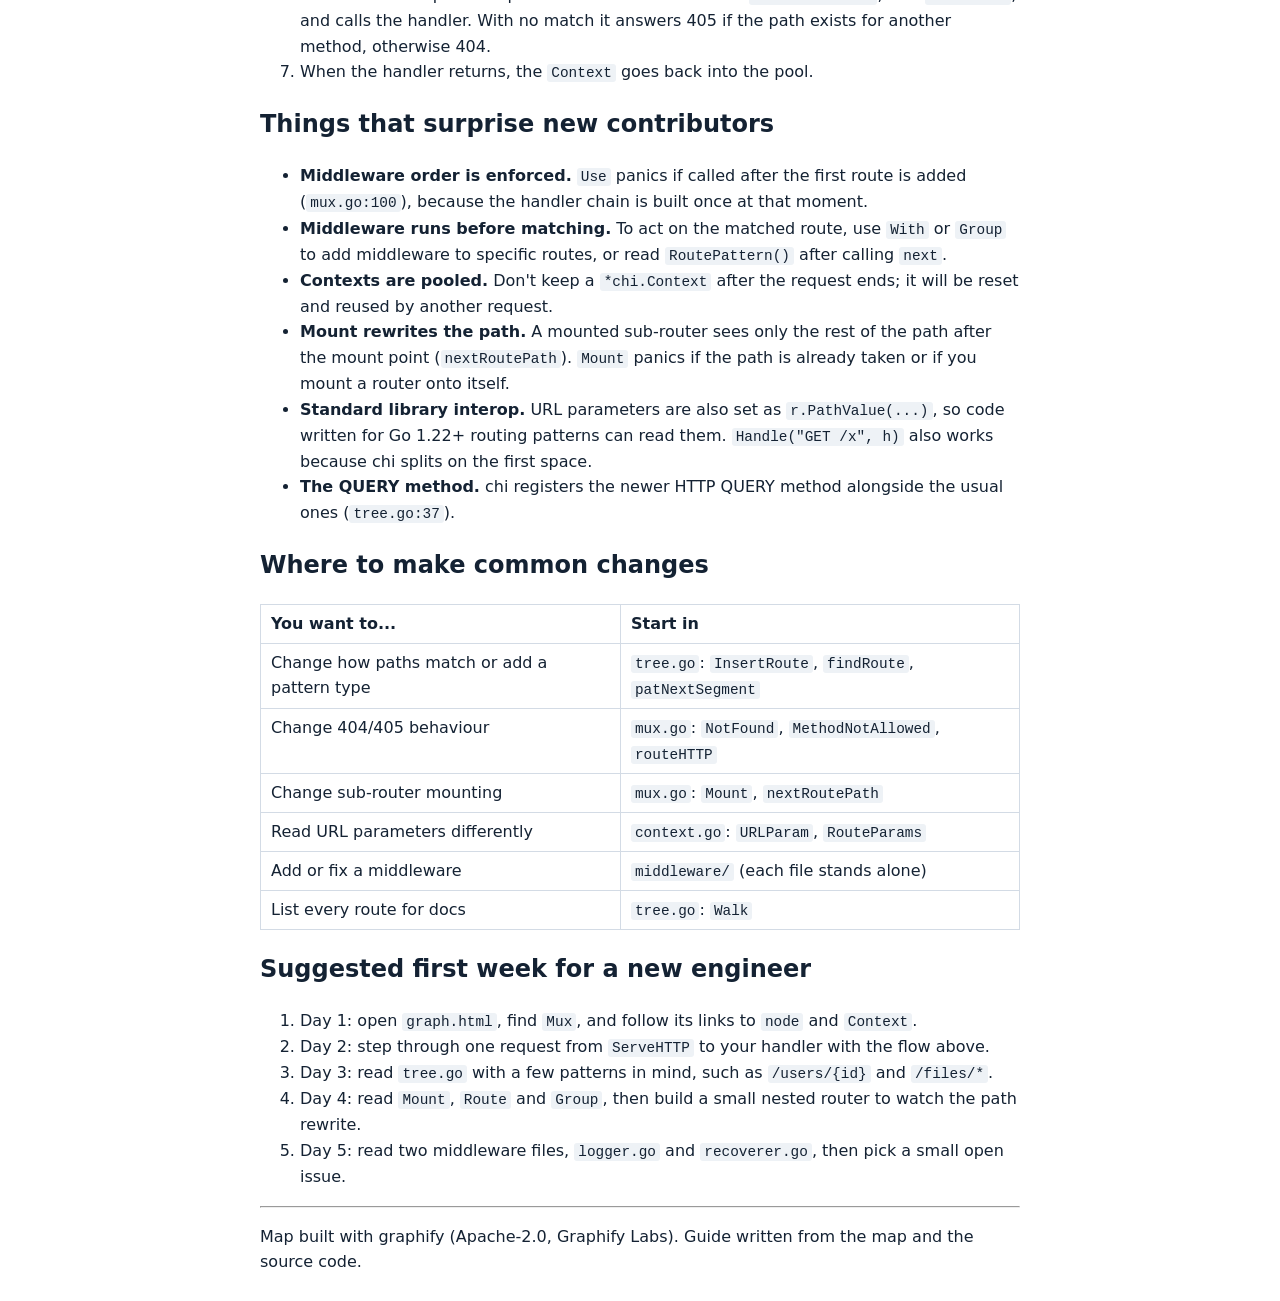
<file: static/xray-samples/chi/XRAY_GUIDE.html>
<!doctype html><html lang="en"><head><meta charset="utf-8"><meta name="viewport" content="width=device-width,initial-scale=1"><title>chi X-ray guide</title>
<style>:root{--bg:#fff;--fg:#142233;--muted:#566476;--line:#d3dbe5;--code:#eef2f6;--link:#1f5fd1}
@media (prefers-color-scheme:dark){:root{--bg:#111c29;--fg:#e3ebf5;--muted:#9aa9bb;--line:#243447;--code:#0b131d;--link:#6ea0ff;color-scheme:dark}}
body{background:var(--bg);color:var(--fg);font:16px/1.6 "IBM Plex Sans",system-ui,sans-serif;max-width:760px;margin:0 auto;padding:32px max(16px,env(safe-area-inset-left,0px))}
table{border-collapse:collapse;display:block;overflow-x:auto}td,th{border:1px solid var(--line);padding:6px 10px;text-align:left;vertical-align:top}
code{background:var(--code);padding:1px 4px;border-radius:3px;font-size:.9em}a{color:var(--link)}</style></head><body>
<p><a href="../../index.html">&larr; Codebase X-ray</a> &middot; <a href="graph.html">Open the interactive map</a></p>
<h1>Codebase X-ray: chi</h1>
<p>Sample report. Source: <a href="https://github.com/go-chi/chi">go-chi/chi</a> at commit <code>9f8adb1</code> (Go 1.24 module), mapped 2026-10-31. Tests and <code>_examples/</code> were left out of the map.
Files in this pack: <code>graph.html</code> (open in a browser, click any node), <code>GRAPH_REPORT.md</code> (raw graph stats), and this guide.</p>
<h2>The one-minute version</h2>
<p>chi is a small HTTP router for Go: about 1,850 lines of core code in 5 files, plus 31 optional middleware files (about 2,700 lines) that you can ignore until you need one. Everything is built on the standard library's <code>http.Handler</code>, so there is no custom request type to learn. The core is a <code>Mux</code> that holds a middleware stack and a radix tree of routes, and a <code>Context</code> that carries URL parameters through each request. Read <code>chi.go</code>, <code>mux.go</code>, <code>context.go</code>, then <code>tree.go</code>.</p>
<h2>Map of the code</h2>
<table>
<thead>
<tr>
<th>Area</th>
<th>Files</th>
<th>Lines</th>
<th>What lives there</th>
</tr>
</thead>
<tbody>
<tr>
<td>Public interface</td>
<td><code>chi.go</code></td>
<td>140</td>
<td><code>NewRouter</code>, the <code>Router</code> and <code>Routes</code> interfaces, <code>Middlewares</code></td>
</tr>
<tr>
<td>Router</td>
<td><code>mux.go</code></td>
<td>540</td>
<td><code>Mux</code>: registering routes, <code>Use</code>, <code>With</code>, <code>Group</code>, <code>Route</code>, <code>Mount</code>, and request dispatch</td>
</tr>
<tr>
<td>Route tree</td>
<td><code>tree.go</code></td>
<td>925</td>
<td>The radix tree: inserting routes, matching paths, URL parameters, regexp segments</td>
</tr>
<tr>
<td>Request context</td>
<td><code>context.go</code></td>
<td>190</td>
<td><code>Context</code>, <code>URLParam</code>, <code>RoutePattern</code></td>
</tr>
<tr>
<td>Chaining</td>
<td><code>chain.go</code></td>
<td>49</td>
<td>Wraps handlers in middleware</td>
</tr>
<tr>
<td>Middleware</td>
<td><code>middleware/</code> (31 files)</td>
<td>2,700</td>
<td>Logger, Recoverer, RequestID, Timeout, Throttle, Compress, RealIP and more</td>
</tr>
</tbody>
</table>
<h2>The core abstractions (most connected in the graph)</h2>
<ol>
<li><strong><code>Mux</code></strong> (40 connections), <code>mux.go:21</code>. The router. Holds the middleware stack, the route tree, a <code>sync.Pool</code> of contexts, and a link to its parent when mounted.</li>
<li><strong><code>Context</code></strong> (30), <code>context.go:45</code>. Per-request routing state: the URL parameters, the matched pattern and the remaining path for sub-routers.</li>
<li><strong><code>Router</code></strong> (27), <code>chi.go:68</code>. The interface <code>Mux</code> implements. Program against this.</li>
<li><strong><code>node</code></strong> (21), <code>tree.go:97</code>. One node of the radix tree. Four kinds: static (<code>/home</code>), regexp (<code>/{id:[0-9]+}</code>), parameter (<code>/{user}</code>) and catch-all (<code>/api/*</code>).</li>
<li><strong><code>basicWriter</code></strong> (17), <code>middleware/wrap_writer.go</code>. Wraps <code>http.ResponseWriter</code> so middleware can see the status code and bytes written.</li>
</ol>
<h2>How a request flows through chi</h2>
<ol>
<li>Go's HTTP server calls <code>Mux.ServeHTTP</code> (<code>mux.go:63</code>).</li>
<li>If no route was ever registered, it answers 404 straight away.</li>
<li>If a parent router already put a <code>Context</code> on the request, it reuses it. Otherwise it takes one from the pool, resets it and attaches it to the request.</li>
<li>It calls <code>mx.handler</code>, which is the middleware stack wrapped around <code>routeHTTP</code>. Middleware therefore runs before route matching, so it can't know which route will match.</li>
<li><code>routeHTTP</code> (<code>mux.go:455</code>) picks the path (<code>RawPath</code> if set), maps the method, and calls <code>tree.FindRoute</code> (<code>tree.go:383</code>).</li>
<li>On a match it copies URL parameters into the standard <code>r.SetPathValue</code>, sets <code>r.Pattern</code>, and calls the handler. With no match it answers 405 if the path exists for another method, otherwise 404.</li>
<li>When the handler returns, the <code>Context</code> goes back into the pool.</li>
</ol>
<h2>Things that surprise new contributors</h2>
<ul>
<li><strong>Middleware order is enforced.</strong> <code>Use</code> panics if called after the first route is added (<code>mux.go:100</code>), because the handler chain is built once at that moment.</li>
<li><strong>Middleware runs before matching.</strong> To act on the matched route, use <code>With</code> or <code>Group</code> to add middleware to specific routes, or read <code>RoutePattern()</code> after calling <code>next</code>.</li>
<li><strong>Contexts are pooled.</strong> Don't keep a <code>*chi.Context</code> after the request ends; it will be reset and reused by another request.</li>
<li><strong>Mount rewrites the path.</strong> A mounted sub-router sees only the rest of the path after the mount point (<code>nextRoutePath</code>). <code>Mount</code> panics if the path is already taken or if you mount a router onto itself.</li>
<li><strong>Standard library interop.</strong> URL parameters are also set as <code>r.PathValue(...)</code>, so code written for Go 1.22+ routing patterns can read them. <code>Handle("GET /x", h)</code> also works because chi splits on the first space.</li>
<li><strong>The QUERY method.</strong> chi registers the newer HTTP QUERY method alongside the usual ones (<code>tree.go:37</code>).</li>
</ul>
<h2>Where to make common changes</h2>
<table>
<thead>
<tr>
<th>You want to...</th>
<th>Start in</th>
</tr>
</thead>
<tbody>
<tr>
<td>Change how paths match or add a pattern type</td>
<td><code>tree.go</code>: <code>InsertRoute</code>, <code>findRoute</code>, <code>patNextSegment</code></td>
</tr>
<tr>
<td>Change 404/405 behaviour</td>
<td><code>mux.go</code>: <code>NotFound</code>, <code>MethodNotAllowed</code>, <code>routeHTTP</code></td>
</tr>
<tr>
<td>Change sub-router mounting</td>
<td><code>mux.go</code>: <code>Mount</code>, <code>nextRoutePath</code></td>
</tr>
<tr>
<td>Read URL parameters differently</td>
<td><code>context.go</code>: <code>URLParam</code>, <code>RouteParams</code></td>
</tr>
<tr>
<td>Add or fix a middleware</td>
<td><code>middleware/</code> (each file stands alone)</td>
</tr>
<tr>
<td>List every route for docs</td>
<td><code>tree.go</code>: <code>Walk</code></td>
</tr>
</tbody>
</table>
<h2>Suggested first week for a new engineer</h2>
<ol>
<li>Day 1: open <code>graph.html</code>, find <code>Mux</code>, and follow its links to <code>node</code> and <code>Context</code>.</li>
<li>Day 2: step through one request from <code>ServeHTTP</code> to your handler with the flow above.</li>
<li>Day 3: read <code>tree.go</code> with a few patterns in mind, such as <code>/users/{id}</code> and <code>/files/*</code>.</li>
<li>Day 4: read <code>Mount</code>, <code>Route</code> and <code>Group</code>, then build a small nested router to watch the path rewrite.</li>
<li>Day 5: read two middleware files, <code>logger.go</code> and <code>recoverer.go</code>, then pick a small open issue.</li>
</ol>
<hr />
<p>Map built with graphify (Apache-2.0, Graphify Labs). Guide written from the map and the source code.</p></body></html>
</file>
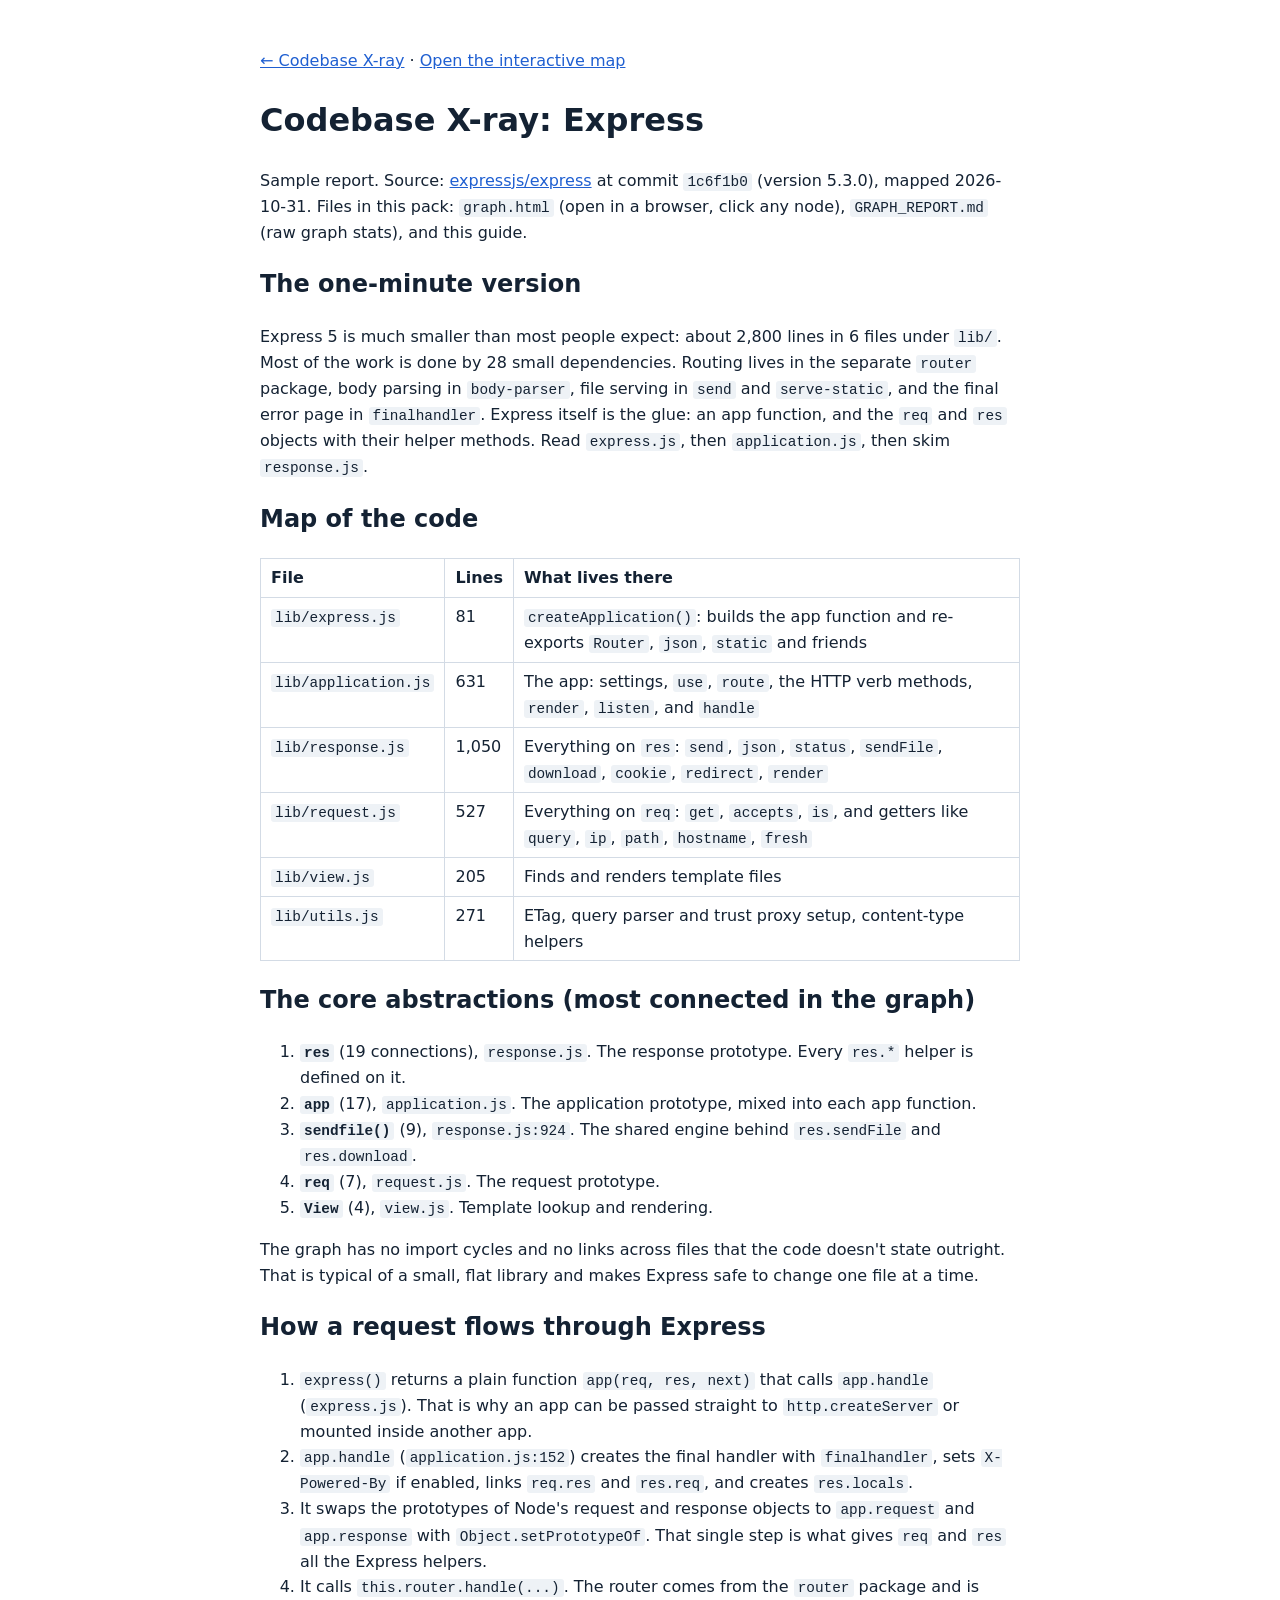
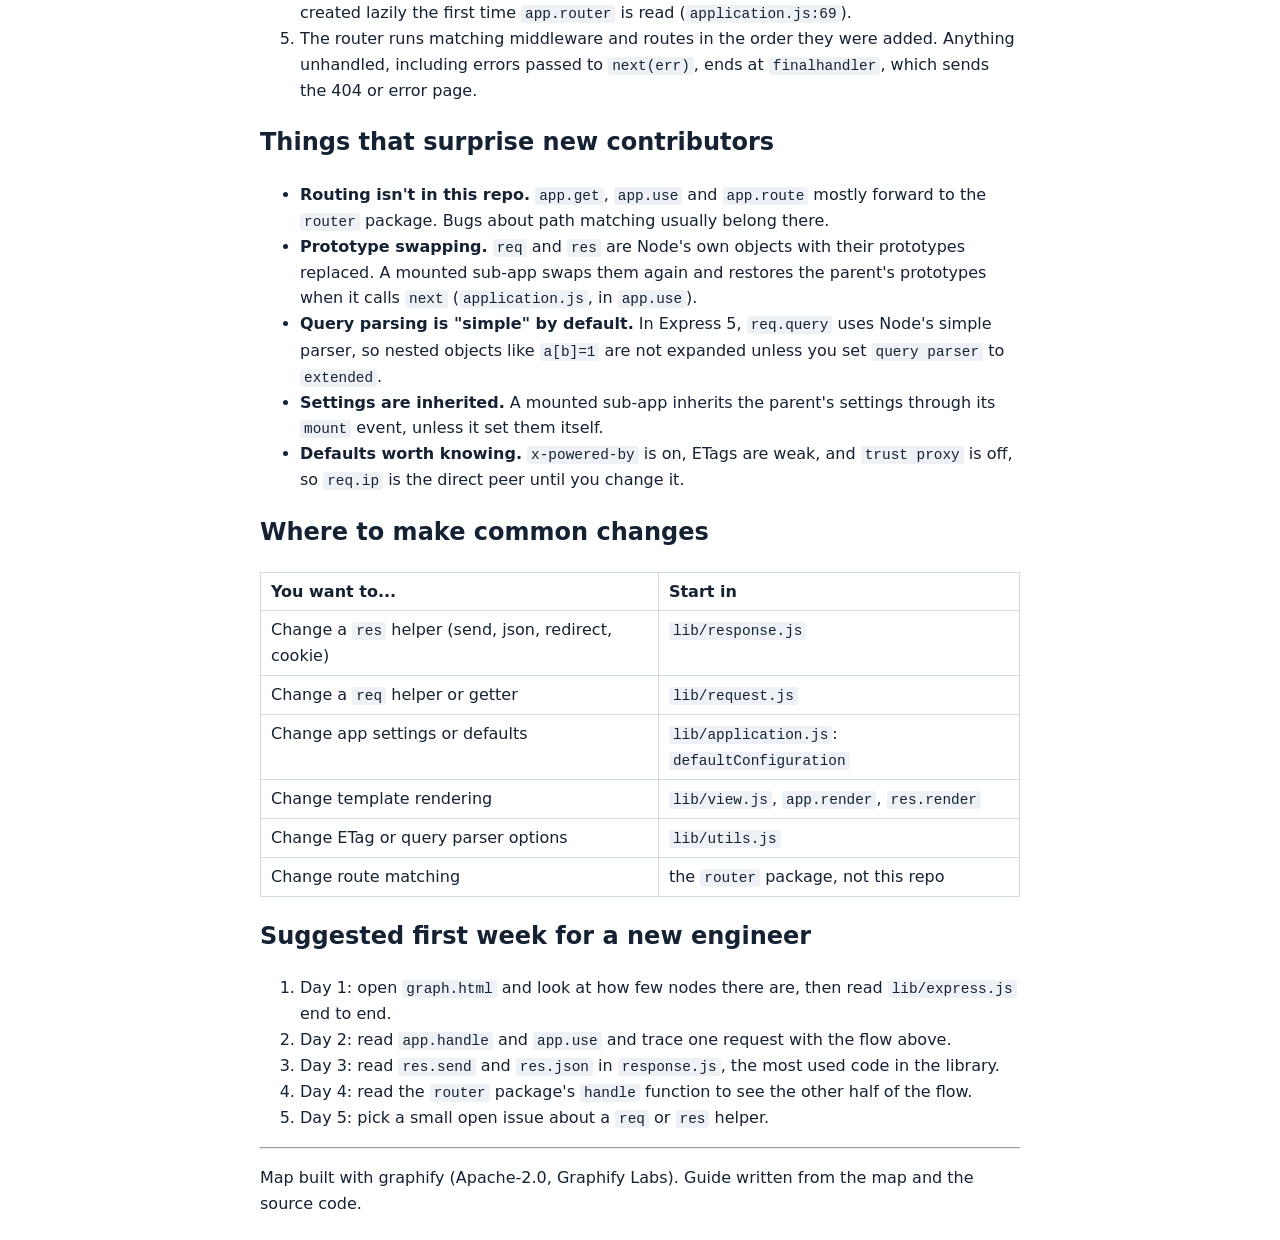
<file: static/xray-samples/express/XRAY_GUIDE.html>
<!doctype html><html lang="en"><head><meta charset="utf-8"><meta name="viewport" content="width=device-width,initial-scale=1"><title>Express X-ray guide</title>
<style>:root{--bg:#fff;--fg:#142233;--muted:#566476;--line:#d3dbe5;--code:#eef2f6;--link:#1f5fd1}
@media (prefers-color-scheme:dark){:root{--bg:#111c29;--fg:#e3ebf5;--muted:#9aa9bb;--line:#243447;--code:#0b131d;--link:#6ea0ff;color-scheme:dark}}
body{background:var(--bg);color:var(--fg);font:16px/1.6 "IBM Plex Sans",system-ui,sans-serif;max-width:760px;margin:0 auto;padding:32px max(16px,env(safe-area-inset-left,0px))}
table{border-collapse:collapse;display:block;overflow-x:auto}td,th{border:1px solid var(--line);padding:6px 10px;text-align:left;vertical-align:top}
code{background:var(--code);padding:1px 4px;border-radius:3px;font-size:.9em}a{color:var(--link)}</style></head><body>
<p><a href="../../index.html">&larr; Codebase X-ray</a> &middot; <a href="graph.html">Open the interactive map</a></p>
<h1>Codebase X-ray: Express</h1>
<p>Sample report. Source: <a href="https://github.com/expressjs/express">expressjs/express</a> at commit <code>1c6f1b0</code> (version 5.3.0), mapped 2026-10-31.
Files in this pack: <code>graph.html</code> (open in a browser, click any node), <code>GRAPH_REPORT.md</code> (raw graph stats), and this guide.</p>
<h2>The one-minute version</h2>
<p>Express 5 is much smaller than most people expect: about 2,800 lines in 6 files under <code>lib/</code>. Most of the work is done by 28 small dependencies. Routing lives in the separate <code>router</code> package, body parsing in <code>body-parser</code>, file serving in <code>send</code> and <code>serve-static</code>, and the final error page in <code>finalhandler</code>. Express itself is the glue: an app function, and the <code>req</code> and <code>res</code> objects with their helper methods. Read <code>express.js</code>, then <code>application.js</code>, then skim <code>response.js</code>.</p>
<h2>Map of the code</h2>
<table>
<thead>
<tr>
<th>File</th>
<th>Lines</th>
<th>What lives there</th>
</tr>
</thead>
<tbody>
<tr>
<td><code>lib/express.js</code></td>
<td>81</td>
<td><code>createApplication()</code>: builds the app function and re-exports <code>Router</code>, <code>json</code>, <code>static</code> and friends</td>
</tr>
<tr>
<td><code>lib/application.js</code></td>
<td>631</td>
<td>The app: settings, <code>use</code>, <code>route</code>, the HTTP verb methods, <code>render</code>, <code>listen</code>, and <code>handle</code></td>
</tr>
<tr>
<td><code>lib/response.js</code></td>
<td>1,050</td>
<td>Everything on <code>res</code>: <code>send</code>, <code>json</code>, <code>status</code>, <code>sendFile</code>, <code>download</code>, <code>cookie</code>, <code>redirect</code>, <code>render</code></td>
</tr>
<tr>
<td><code>lib/request.js</code></td>
<td>527</td>
<td>Everything on <code>req</code>: <code>get</code>, <code>accepts</code>, <code>is</code>, and getters like <code>query</code>, <code>ip</code>, <code>path</code>, <code>hostname</code>, <code>fresh</code></td>
</tr>
<tr>
<td><code>lib/view.js</code></td>
<td>205</td>
<td>Finds and renders template files</td>
</tr>
<tr>
<td><code>lib/utils.js</code></td>
<td>271</td>
<td>ETag, query parser and trust proxy setup, content-type helpers</td>
</tr>
</tbody>
</table>
<h2>The core abstractions (most connected in the graph)</h2>
<ol>
<li><strong><code>res</code></strong> (19 connections), <code>response.js</code>. The response prototype. Every <code>res.*</code> helper is defined on it.</li>
<li><strong><code>app</code></strong> (17), <code>application.js</code>. The application prototype, mixed into each app function.</li>
<li><strong><code>sendfile()</code></strong> (9), <code>response.js:924</code>. The shared engine behind <code>res.sendFile</code> and <code>res.download</code>.</li>
<li><strong><code>req</code></strong> (7), <code>request.js</code>. The request prototype.</li>
<li><strong><code>View</code></strong> (4), <code>view.js</code>. Template lookup and rendering.</li>
</ol>
<p>The graph has no import cycles and no links across files that the code doesn't state outright. That is typical of a small, flat library and makes Express safe to change one file at a time.</p>
<h2>How a request flows through Express</h2>
<ol>
<li><code>express()</code> returns a plain function <code>app(req, res, next)</code> that calls <code>app.handle</code> (<code>express.js</code>). That is why an app can be passed straight to <code>http.createServer</code> or mounted inside another app.</li>
<li><code>app.handle</code> (<code>application.js:152</code>) creates the final handler with <code>finalhandler</code>, sets <code>X-Powered-By</code> if enabled, links <code>req.res</code> and <code>res.req</code>, and creates <code>res.locals</code>.</li>
<li>It swaps the prototypes of Node's request and response objects to <code>app.request</code> and <code>app.response</code> with <code>Object.setPrototypeOf</code>. That single step is what gives <code>req</code> and <code>res</code> all the Express helpers.</li>
<li>It calls <code>this.router.handle(...)</code>. The router comes from the <code>router</code> package and is created lazily the first time <code>app.router</code> is read (<code>application.js:69</code>).</li>
<li>The router runs matching middleware and routes in the order they were added. Anything unhandled, including errors passed to <code>next(err)</code>, ends at <code>finalhandler</code>, which sends the 404 or error page.</li>
</ol>
<h2>Things that surprise new contributors</h2>
<ul>
<li><strong>Routing isn't in this repo.</strong> <code>app.get</code>, <code>app.use</code> and <code>app.route</code> mostly forward to the <code>router</code> package. Bugs about path matching usually belong there.</li>
<li><strong>Prototype swapping.</strong> <code>req</code> and <code>res</code> are Node's own objects with their prototypes replaced. A mounted sub-app swaps them again and restores the parent's prototypes when it calls <code>next</code> (<code>application.js</code>, in <code>app.use</code>).</li>
<li><strong>Query parsing is "simple" by default.</strong> In Express 5, <code>req.query</code> uses Node's simple parser, so nested objects like <code>a[b]=1</code> are not expanded unless you set <code>query parser</code> to <code>extended</code>.</li>
<li><strong>Settings are inherited.</strong> A mounted sub-app inherits the parent's settings through its <code>mount</code> event, unless it set them itself.</li>
<li><strong>Defaults worth knowing.</strong> <code>x-powered-by</code> is on, ETags are weak, and <code>trust proxy</code> is off, so <code>req.ip</code> is the direct peer until you change it.</li>
</ul>
<h2>Where to make common changes</h2>
<table>
<thead>
<tr>
<th>You want to...</th>
<th>Start in</th>
</tr>
</thead>
<tbody>
<tr>
<td>Change a <code>res</code> helper (send, json, redirect, cookie)</td>
<td><code>lib/response.js</code></td>
</tr>
<tr>
<td>Change a <code>req</code> helper or getter</td>
<td><code>lib/request.js</code></td>
</tr>
<tr>
<td>Change app settings or defaults</td>
<td><code>lib/application.js</code>: <code>defaultConfiguration</code></td>
</tr>
<tr>
<td>Change template rendering</td>
<td><code>lib/view.js</code>, <code>app.render</code>, <code>res.render</code></td>
</tr>
<tr>
<td>Change ETag or query parser options</td>
<td><code>lib/utils.js</code></td>
</tr>
<tr>
<td>Change route matching</td>
<td>the <code>router</code> package, not this repo</td>
</tr>
</tbody>
</table>
<h2>Suggested first week for a new engineer</h2>
<ol>
<li>Day 1: open <code>graph.html</code> and look at how few nodes there are, then read <code>lib/express.js</code> end to end.</li>
<li>Day 2: read <code>app.handle</code> and <code>app.use</code> and trace one request with the flow above.</li>
<li>Day 3: read <code>res.send</code> and <code>res.json</code> in <code>response.js</code>, the most used code in the library.</li>
<li>Day 4: read the <code>router</code> package's <code>handle</code> function to see the other half of the flow.</li>
<li>Day 5: pick a small open issue about a <code>req</code> or <code>res</code> helper.</li>
</ol>
<hr />
<p>Map built with graphify (Apache-2.0, Graphify Labs). Guide written from the map and the source code.</p></body></html>
</file>
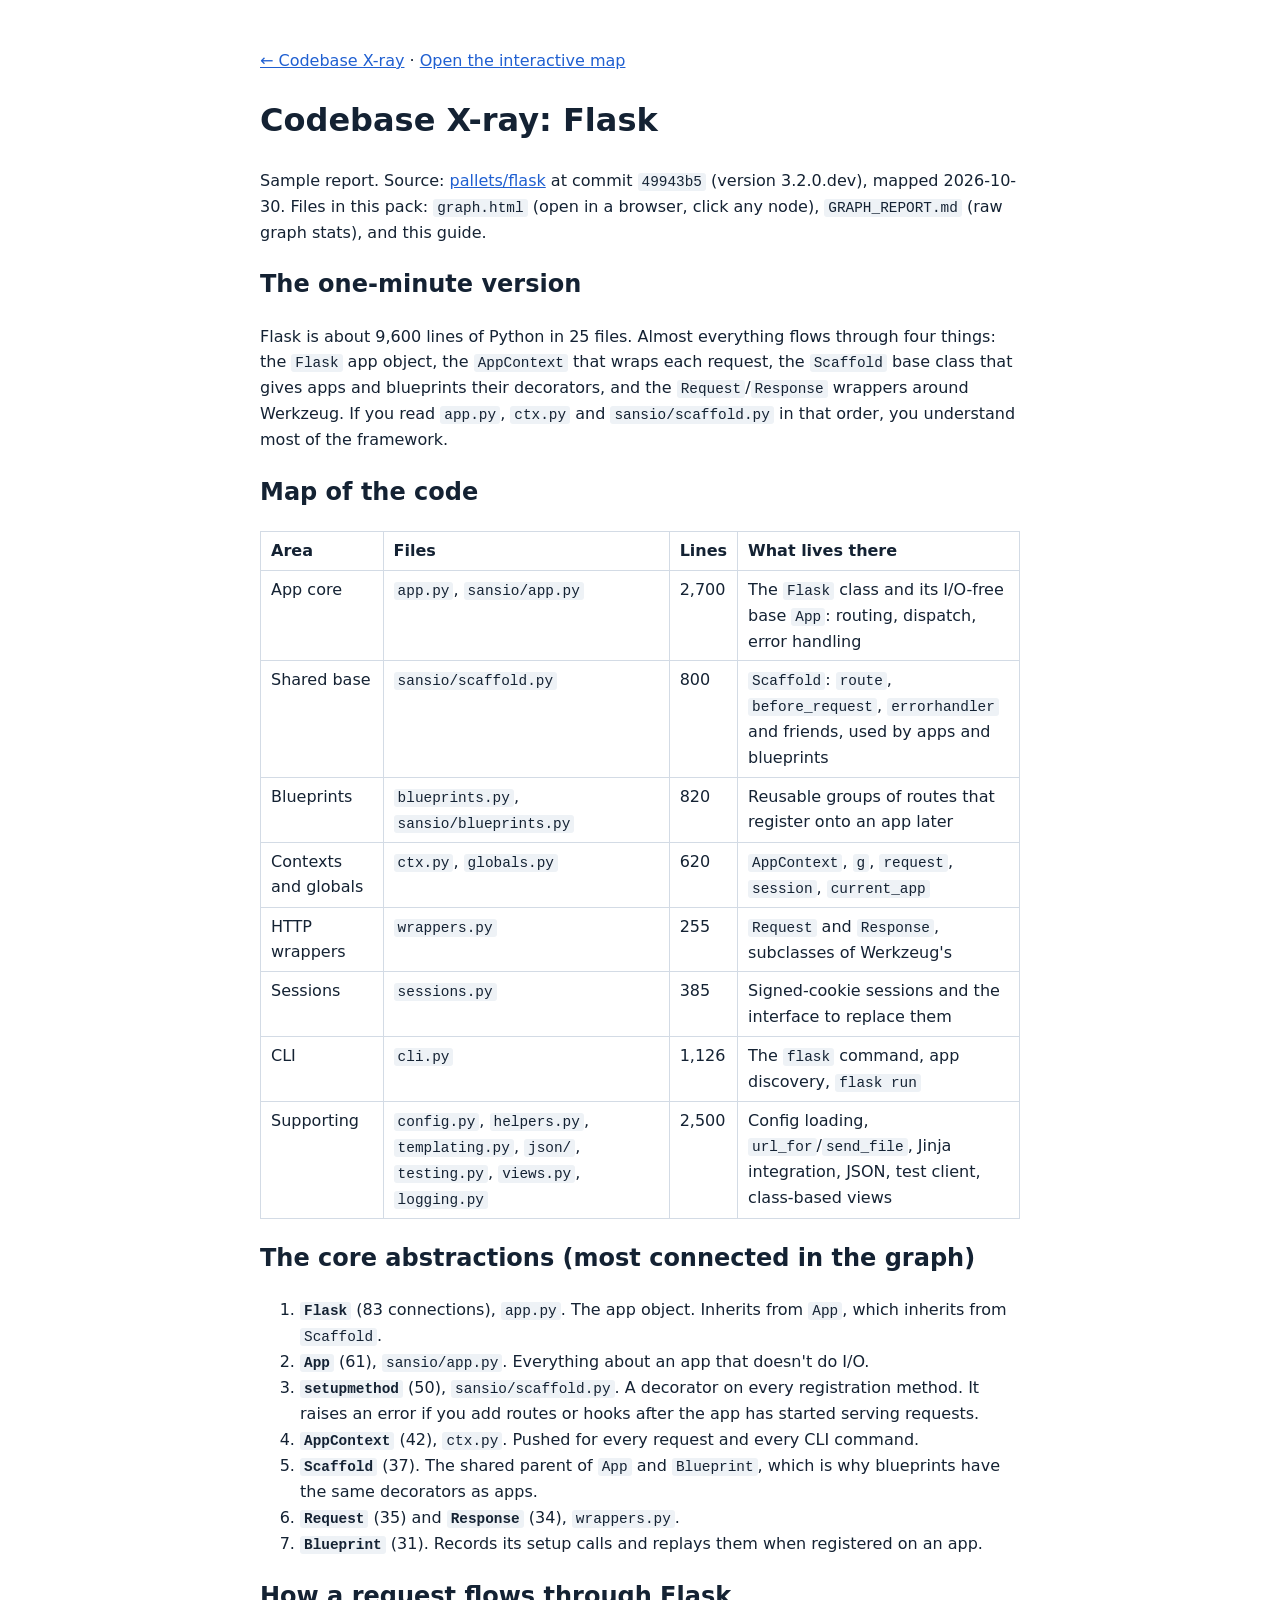
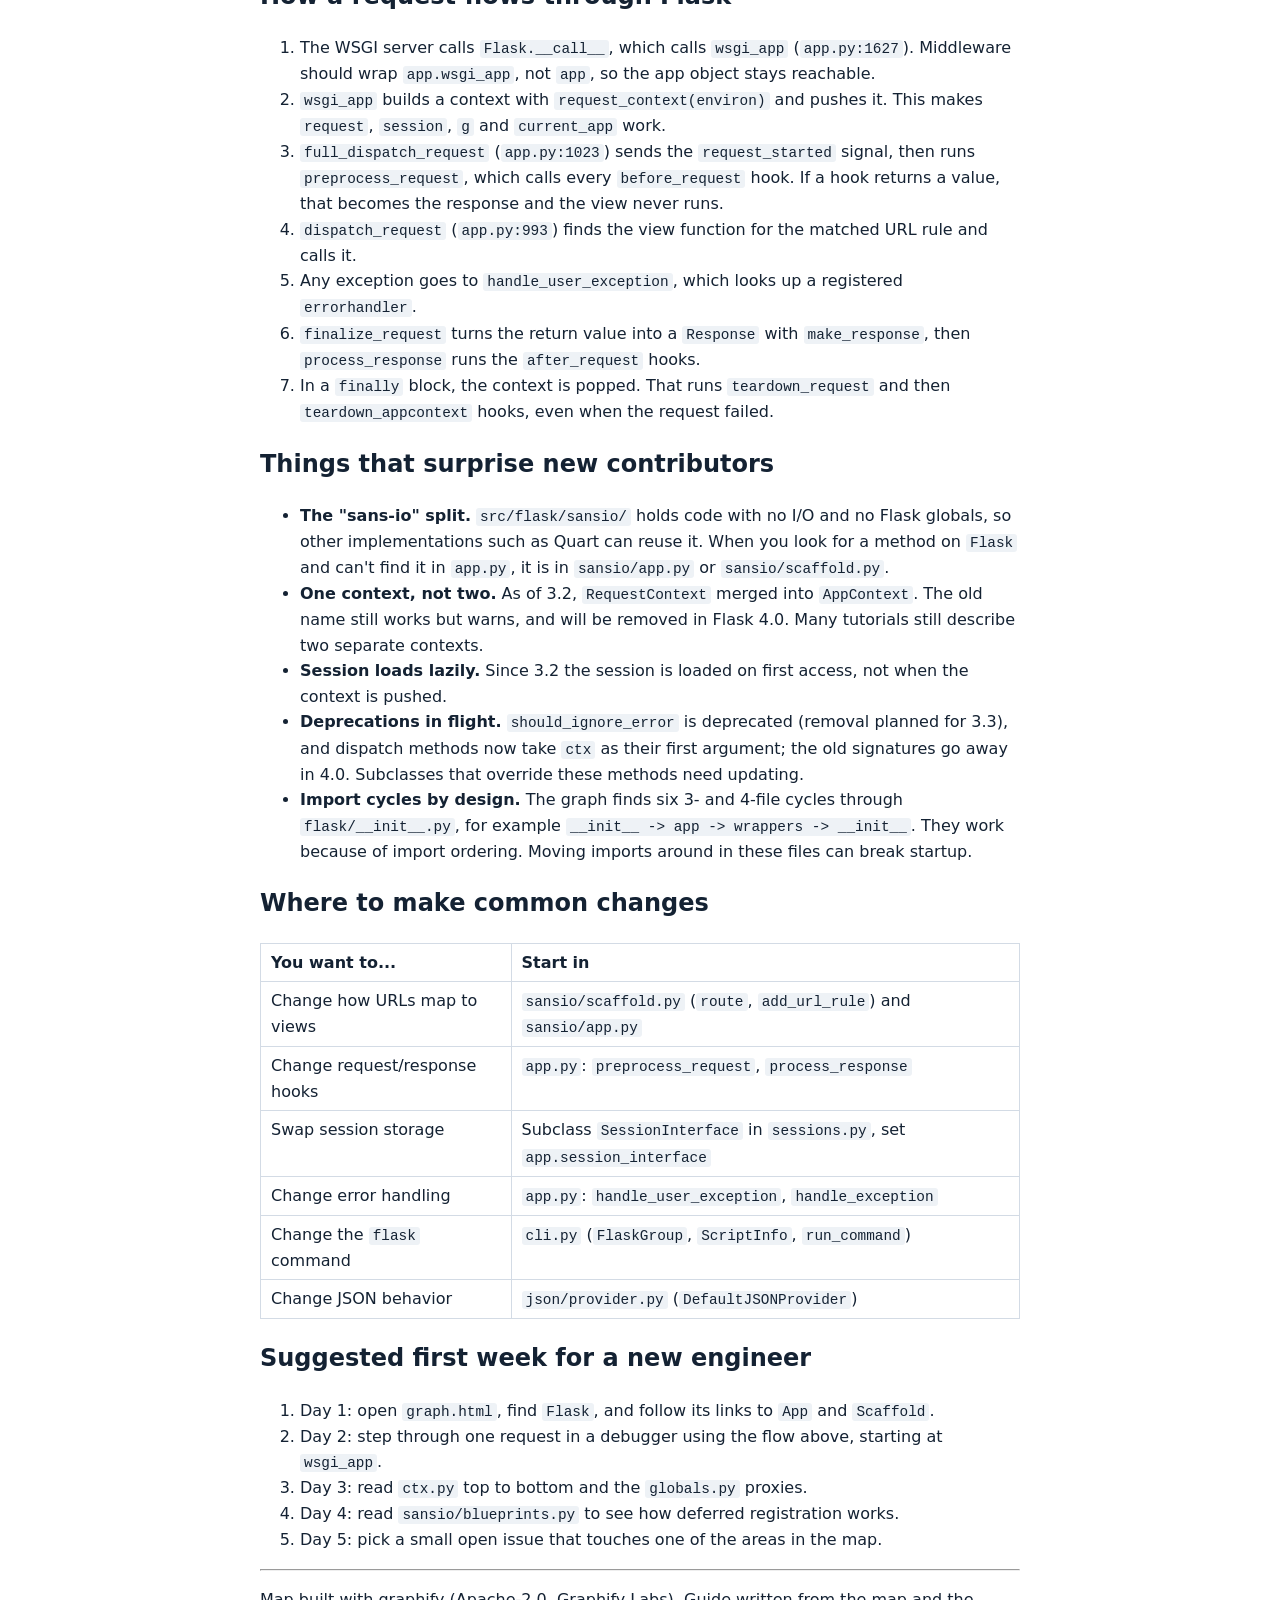
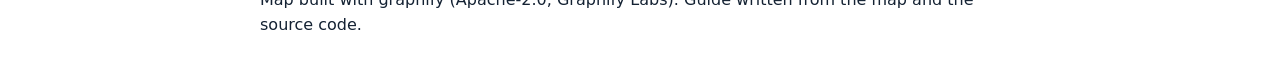
<file: static/xray-samples/flask/XRAY_GUIDE.html>
<!doctype html><html lang="en"><head><meta charset="utf-8"><meta name="viewport" content="width=device-width,initial-scale=1"><title>Flask X-ray guide</title>
<style>:root{--bg:#fff;--fg:#142233;--muted:#566476;--line:#d3dbe5;--code:#eef2f6;--link:#1f5fd1}
@media (prefers-color-scheme:dark){:root{--bg:#111c29;--fg:#e3ebf5;--muted:#9aa9bb;--line:#243447;--code:#0b131d;--link:#6ea0ff;color-scheme:dark}}
body{background:var(--bg);color:var(--fg);font:16px/1.6 "IBM Plex Sans",system-ui,sans-serif;max-width:760px;margin:0 auto;padding:32px max(16px,env(safe-area-inset-left,0px))}
table{border-collapse:collapse;display:block;overflow-x:auto}td,th{border:1px solid var(--line);padding:6px 10px;text-align:left;vertical-align:top}
code{background:var(--code);padding:1px 4px;border-radius:3px;font-size:.9em}a{color:var(--link)}</style></head><body>
<p><a href="../../index.html">&larr; Codebase X-ray</a> &middot; <a href="graph.html">Open the interactive map</a></p>
<h1>Codebase X-ray: Flask</h1>
<p>Sample report. Source: <a href="https://github.com/pallets/flask">pallets/flask</a> at commit <code>49943b5</code> (version 3.2.0.dev), mapped 2026-10-30.
Files in this pack: <code>graph.html</code> (open in a browser, click any node), <code>GRAPH_REPORT.md</code> (raw graph stats), and this guide.</p>
<h2>The one-minute version</h2>
<p>Flask is about 9,600 lines of Python in 25 files. Almost everything flows through four things: the <code>Flask</code> app object, the <code>AppContext</code> that wraps each request, the <code>Scaffold</code> base class that gives apps and blueprints their decorators, and the <code>Request</code>/<code>Response</code> wrappers around Werkzeug. If you read <code>app.py</code>, <code>ctx.py</code> and <code>sansio/scaffold.py</code> in that order, you understand most of the framework.</p>
<h2>Map of the code</h2>
<table>
<thead>
<tr>
<th>Area</th>
<th>Files</th>
<th>Lines</th>
<th>What lives there</th>
</tr>
</thead>
<tbody>
<tr>
<td>App core</td>
<td><code>app.py</code>, <code>sansio/app.py</code></td>
<td>2,700</td>
<td>The <code>Flask</code> class and its I/O-free base <code>App</code>: routing, dispatch, error handling</td>
</tr>
<tr>
<td>Shared base</td>
<td><code>sansio/scaffold.py</code></td>
<td>800</td>
<td><code>Scaffold</code>: <code>route</code>, <code>before_request</code>, <code>errorhandler</code> and friends, used by apps and blueprints</td>
</tr>
<tr>
<td>Blueprints</td>
<td><code>blueprints.py</code>, <code>sansio/blueprints.py</code></td>
<td>820</td>
<td>Reusable groups of routes that register onto an app later</td>
</tr>
<tr>
<td>Contexts and globals</td>
<td><code>ctx.py</code>, <code>globals.py</code></td>
<td>620</td>
<td><code>AppContext</code>, <code>g</code>, <code>request</code>, <code>session</code>, <code>current_app</code></td>
</tr>
<tr>
<td>HTTP wrappers</td>
<td><code>wrappers.py</code></td>
<td>255</td>
<td><code>Request</code> and <code>Response</code>, subclasses of Werkzeug's</td>
</tr>
<tr>
<td>Sessions</td>
<td><code>sessions.py</code></td>
<td>385</td>
<td>Signed-cookie sessions and the interface to replace them</td>
</tr>
<tr>
<td>CLI</td>
<td><code>cli.py</code></td>
<td>1,126</td>
<td>The <code>flask</code> command, app discovery, <code>flask run</code></td>
</tr>
<tr>
<td>Supporting</td>
<td><code>config.py</code>, <code>helpers.py</code>, <code>templating.py</code>, <code>json/</code>, <code>testing.py</code>, <code>views.py</code>, <code>logging.py</code></td>
<td>2,500</td>
<td>Config loading, <code>url_for</code>/<code>send_file</code>, Jinja integration, JSON, test client, class-based views</td>
</tr>
</tbody>
</table>
<h2>The core abstractions (most connected in the graph)</h2>
<ol>
<li><strong><code>Flask</code></strong> (83 connections), <code>app.py</code>. The app object. Inherits from <code>App</code>, which inherits from <code>Scaffold</code>.</li>
<li><strong><code>App</code></strong> (61), <code>sansio/app.py</code>. Everything about an app that doesn't do I/O.</li>
<li><strong><code>setupmethod</code></strong> (50), <code>sansio/scaffold.py</code>. A decorator on every registration method. It raises an error if you add routes or hooks after the app has started serving requests.</li>
<li><strong><code>AppContext</code></strong> (42), <code>ctx.py</code>. Pushed for every request and every CLI command.</li>
<li><strong><code>Scaffold</code></strong> (37). The shared parent of <code>App</code> and <code>Blueprint</code>, which is why blueprints have the same decorators as apps.</li>
<li><strong><code>Request</code></strong> (35) and <strong><code>Response</code></strong> (34), <code>wrappers.py</code>.</li>
<li><strong><code>Blueprint</code></strong> (31). Records its setup calls and replays them when registered on an app.</li>
</ol>
<h2>How a request flows through Flask</h2>
<ol>
<li>The WSGI server calls <code>Flask.__call__</code>, which calls <code>wsgi_app</code> (<code>app.py:1627</code>). Middleware should wrap <code>app.wsgi_app</code>, not <code>app</code>, so the app object stays reachable.</li>
<li><code>wsgi_app</code> builds a context with <code>request_context(environ)</code> and pushes it. This makes <code>request</code>, <code>session</code>, <code>g</code> and <code>current_app</code> work.</li>
<li><code>full_dispatch_request</code> (<code>app.py:1023</code>) sends the <code>request_started</code> signal, then runs <code>preprocess_request</code>, which calls every <code>before_request</code> hook. If a hook returns a value, that becomes the response and the view never runs.</li>
<li><code>dispatch_request</code> (<code>app.py:993</code>) finds the view function for the matched URL rule and calls it.</li>
<li>Any exception goes to <code>handle_user_exception</code>, which looks up a registered <code>errorhandler</code>.</li>
<li><code>finalize_request</code> turns the return value into a <code>Response</code> with <code>make_response</code>, then <code>process_response</code> runs the <code>after_request</code> hooks.</li>
<li>In a <code>finally</code> block, the context is popped. That runs <code>teardown_request</code> and then <code>teardown_appcontext</code> hooks, even when the request failed.</li>
</ol>
<h2>Things that surprise new contributors</h2>
<ul>
<li><strong>The "sans-io" split.</strong> <code>src/flask/sansio/</code> holds code with no I/O and no Flask globals, so other implementations such as Quart can reuse it. When you look for a method on <code>Flask</code> and can't find it in <code>app.py</code>, it is in <code>sansio/app.py</code> or <code>sansio/scaffold.py</code>.</li>
<li><strong>One context, not two.</strong> As of 3.2, <code>RequestContext</code> merged into <code>AppContext</code>. The old name still works but warns, and will be removed in Flask 4.0. Many tutorials still describe two separate contexts.</li>
<li><strong>Session loads lazily.</strong> Since 3.2 the session is loaded on first access, not when the context is pushed.</li>
<li><strong>Deprecations in flight.</strong> <code>should_ignore_error</code> is deprecated (removal planned for 3.3), and dispatch methods now take <code>ctx</code> as their first argument; the old signatures go away in 4.0. Subclasses that override these methods need updating.</li>
<li><strong>Import cycles by design.</strong> The graph finds six 3- and 4-file cycles through <code>flask/__init__.py</code>, for example <code>__init__ -&gt; app -&gt; wrappers -&gt; __init__</code>. They work because of import ordering. Moving imports around in these files can break startup.</li>
</ul>
<h2>Where to make common changes</h2>
<table>
<thead>
<tr>
<th>You want to...</th>
<th>Start in</th>
</tr>
</thead>
<tbody>
<tr>
<td>Change how URLs map to views</td>
<td><code>sansio/scaffold.py</code> (<code>route</code>, <code>add_url_rule</code>) and <code>sansio/app.py</code></td>
</tr>
<tr>
<td>Change request/response hooks</td>
<td><code>app.py</code>: <code>preprocess_request</code>, <code>process_response</code></td>
</tr>
<tr>
<td>Swap session storage</td>
<td>Subclass <code>SessionInterface</code> in <code>sessions.py</code>, set <code>app.session_interface</code></td>
</tr>
<tr>
<td>Change error handling</td>
<td><code>app.py</code>: <code>handle_user_exception</code>, <code>handle_exception</code></td>
</tr>
<tr>
<td>Change the <code>flask</code> command</td>
<td><code>cli.py</code> (<code>FlaskGroup</code>, <code>ScriptInfo</code>, <code>run_command</code>)</td>
</tr>
<tr>
<td>Change JSON behavior</td>
<td><code>json/provider.py</code> (<code>DefaultJSONProvider</code>)</td>
</tr>
</tbody>
</table>
<h2>Suggested first week for a new engineer</h2>
<ol>
<li>Day 1: open <code>graph.html</code>, find <code>Flask</code>, and follow its links to <code>App</code> and <code>Scaffold</code>.</li>
<li>Day 2: step through one request in a debugger using the flow above, starting at <code>wsgi_app</code>.</li>
<li>Day 3: read <code>ctx.py</code> top to bottom and the <code>globals.py</code> proxies.</li>
<li>Day 4: read <code>sansio/blueprints.py</code> to see how deferred registration works.</li>
<li>Day 5: pick a small open issue that touches one of the areas in the map.</li>
</ol>
<hr />
<p>Map built with graphify (Apache-2.0, Graphify Labs). Guide written from the map and the source code.</p></body></html>
</file>
<file: docs/base.css>
:root {
  --bg: #eef2f6;
  --sheet: #ffffff;
  --ink: #142233;
  --muted: #566476;
  --line: #d3dbe5;
  --accent: #1f5fd1;
  --accent-ink: #ffffff;
  --film: #0f1c2c;
  --film-line: #3f6fb3;
  --film-node: #cfe0ff;
  --film-text: #e6eefb;
  --display: "Bricolage Grotesque", "Segoe UI", system-ui, sans-serif;
  --body: "IBM Plex Sans", "Segoe UI", system-ui, sans-serif;
  --mono: "IBM Plex Mono", ui-monospace, "Cascadia Mono", Menlo, monospace;
}
@media (prefers-color-scheme: dark) {
  :root:not([data-theme="light"]) {
    --bg: #0b131d; --sheet: #111c29; --ink: #e3ebf5; --muted: #9aa9bb; --line: #243447;
    --accent: #6ea0ff; --accent-ink: #0b131d; --film: #070d15; --film-line: #4f82cc; --film-node: #cfe0ff; --film-text: #e6eefb;
    color-scheme: dark;
  }
}
:root[data-theme="dark"] {
  --bg: #0b131d; --sheet: #111c29; --ink: #e3ebf5; --muted: #9aa9bb; --line: #243447;
  --accent: #6ea0ff; --accent-ink: #0b131d; --film: #070d15; --film-line: #4f82cc; --film-node: #cfe0ff; --film-text: #e6eefb;
  color-scheme: dark;
}
* { box-sizing: border-box; }
body {
  background: var(--bg); color: var(--ink);
  font: 16px/1.6 var(--body);
  padding-left: max(16px, env(safe-area-inset-left, 0px));
  padding-right: max(16px, env(safe-area-inset-right, 0px));
}
.wrap { max-width: 960px; margin: 0 auto; padding-block: 40px 64px; display: grid; gap: 72px; }
h1, h2, h3 { font-family: var(--display); text-wrap: balance; margin: 0; line-height: 1.1; }
h1 { font-size: clamp(2.4rem, 6vw, 3.8rem); font-weight: 700; letter-spacing: -0.02em; }
h2 { font-size: clamp(1.6rem, 3.4vw, 2.2rem); font-weight: 700; }
h3 { font-size: 1.15rem; font-weight: 500; }
p { margin: 0; max-width: 65ch; }
.label { font: 500 0.75rem/1 var(--mono); letter-spacing: 0.08em; text-transform: uppercase; color: var(--muted); }
a { color: var(--accent); }
a:focus-visible, .btn:focus-visible { outline: 3px solid var(--accent); outline-offset: 3px; }

header.top { display: flex; justify-content: space-between; align-items: center; gap: 16px; flex-wrap: wrap; }
.brand { font: 700 1.1rem var(--display); }
.brand span { font: 400 0.8rem var(--mono); color: var(--muted); margin-left: 8px; }

.hero { display: grid; grid-template-columns: 1.05fr 1fr; gap: 40px; align-items: center; }
.hero > * { min-width: 0; }
.hero .copy { display: grid; gap: 20px; }
.lede { font-size: 1.15rem; color: var(--muted); }
.buy { display: flex; align-items: center; gap: 16px; flex-wrap: wrap; }
.btn {
  display: inline-block; background: var(--accent); color: var(--accent-ink); text-decoration: none;
  font: 600 1rem var(--body); padding: 14px 22px; border-radius: 6px; border: 0; cursor: pointer;
}
.btn:hover { filter: brightness(1.08); }
.price { font: 500 0.95rem var(--mono); color: var(--muted); }
.price b { font-family: var(--display); font-size: 1.6rem; color: var(--ink); margin-right: 4px; }

.film { background: var(--film); border-radius: 10px; padding: 16px; color: var(--film-text); }
.film svg { width: 100%; height: auto; display: block; }
.film figcaption { font: 400 0.78rem/1.5 var(--mono); color: var(--film-node); opacity: 0.8; padding-top: 8px; }

.stats { display: grid; grid-template-columns: repeat(4, 1fr); gap: 1px; background: var(--line); border: 1px solid var(--line); border-radius: 8px; overflow: hidden; }
.stats div { background: var(--sheet); padding: 18px; display: grid; gap: 4px; }
.stats b { font: 700 1.8rem var(--display); font-variant-numeric: tabular-nums; }
.stats span { font-size: 0.85rem; color: var(--muted); }

section { display: grid; gap: 24px; }
.cols { display: grid; grid-template-columns: repeat(3, 1fr); gap: 32px; }
.cols > div { display: grid; gap: 8px; align-content: start; min-width: 0; }
.cols p { color: var(--muted); }

.steps { list-style: none; margin: 0; padding: 0; display: grid; gap: 0; border-top: 1px solid var(--line); }
.steps li { display: grid; grid-template-columns: 7rem 1fr; gap: 16px; padding-block: 16px; border-bottom: 1px solid var(--line); }
.steps .when { font: 500 0.85rem var(--mono); color: var(--accent); padding-top: 2px; }
.steps li > div { min-width: 0; display: grid; gap: 4px; }
.steps p { color: var(--muted); }

.sample { background: var(--sheet); border: 1px solid var(--line); border-radius: 10px; padding: 28px; display: grid; gap: 16px; }
.sample pre { margin: 0; overflow-x: auto; font: 0.85rem/1.6 var(--mono); background: var(--bg); padding: 16px; border-radius: 6px; }

.faq { display: grid; gap: 0; border-top: 1px solid var(--line); }
.faq details { border-bottom: 1px solid var(--line); padding-block: 14px; }
.faq summary { cursor: pointer; font-weight: 600; }
.faq details p { color: var(--muted); padding-top: 8px; }

#order { background: var(--sheet); border: 1px solid var(--line); border-radius: 10px; padding: 28px; }
#order .note { font: 0.85rem var(--mono); color: var(--muted); }
footer { font-size: 0.85rem; color: var(--muted); display: grid; gap: 6px; }
code, .mono { font-family: var(--mono); font-size: 0.92em; }

@media (max-width: 760px) {
  .hero, .cols { grid-template-columns: 1fr; }
  .stats { grid-template-columns: repeat(2, 1fr); }
  .steps li { grid-template-columns: 1fr; gap: 4px; }
  .wrap { gap: 56px; }
}
@media (prefers-reduced-motion: no-preference) {
  .film .edge { stroke-dasharray: 4 6; animation: flow 6s linear infinite; }
  @keyframes flow { to { stroke-dashoffset: -100; } }
}

.cards{display:grid;grid-template-columns:repeat(3,1fr);gap:16px}
.card{background:var(--sheet);border:1px solid var(--line);border-radius:10px;padding:24px;display:grid;gap:12px;align-content:start;min-width:0}
.card.featured{border:2px solid var(--accent)}
.card ul{margin:0;padding-left:18px;color:var(--muted)}
.card .btn{text-align:center}
@media (max-width:760px){.cards{grid-template-columns:1fr}}

.brand { display: inline-flex; align-items: center; gap: 10px; color: var(--ink); text-decoration: none; }
.brand img { width: 32px; height: 32px; border-radius: 8px; flex: none; }
@media (max-width: 760px) { .brand span { display: none; } }
</file>
